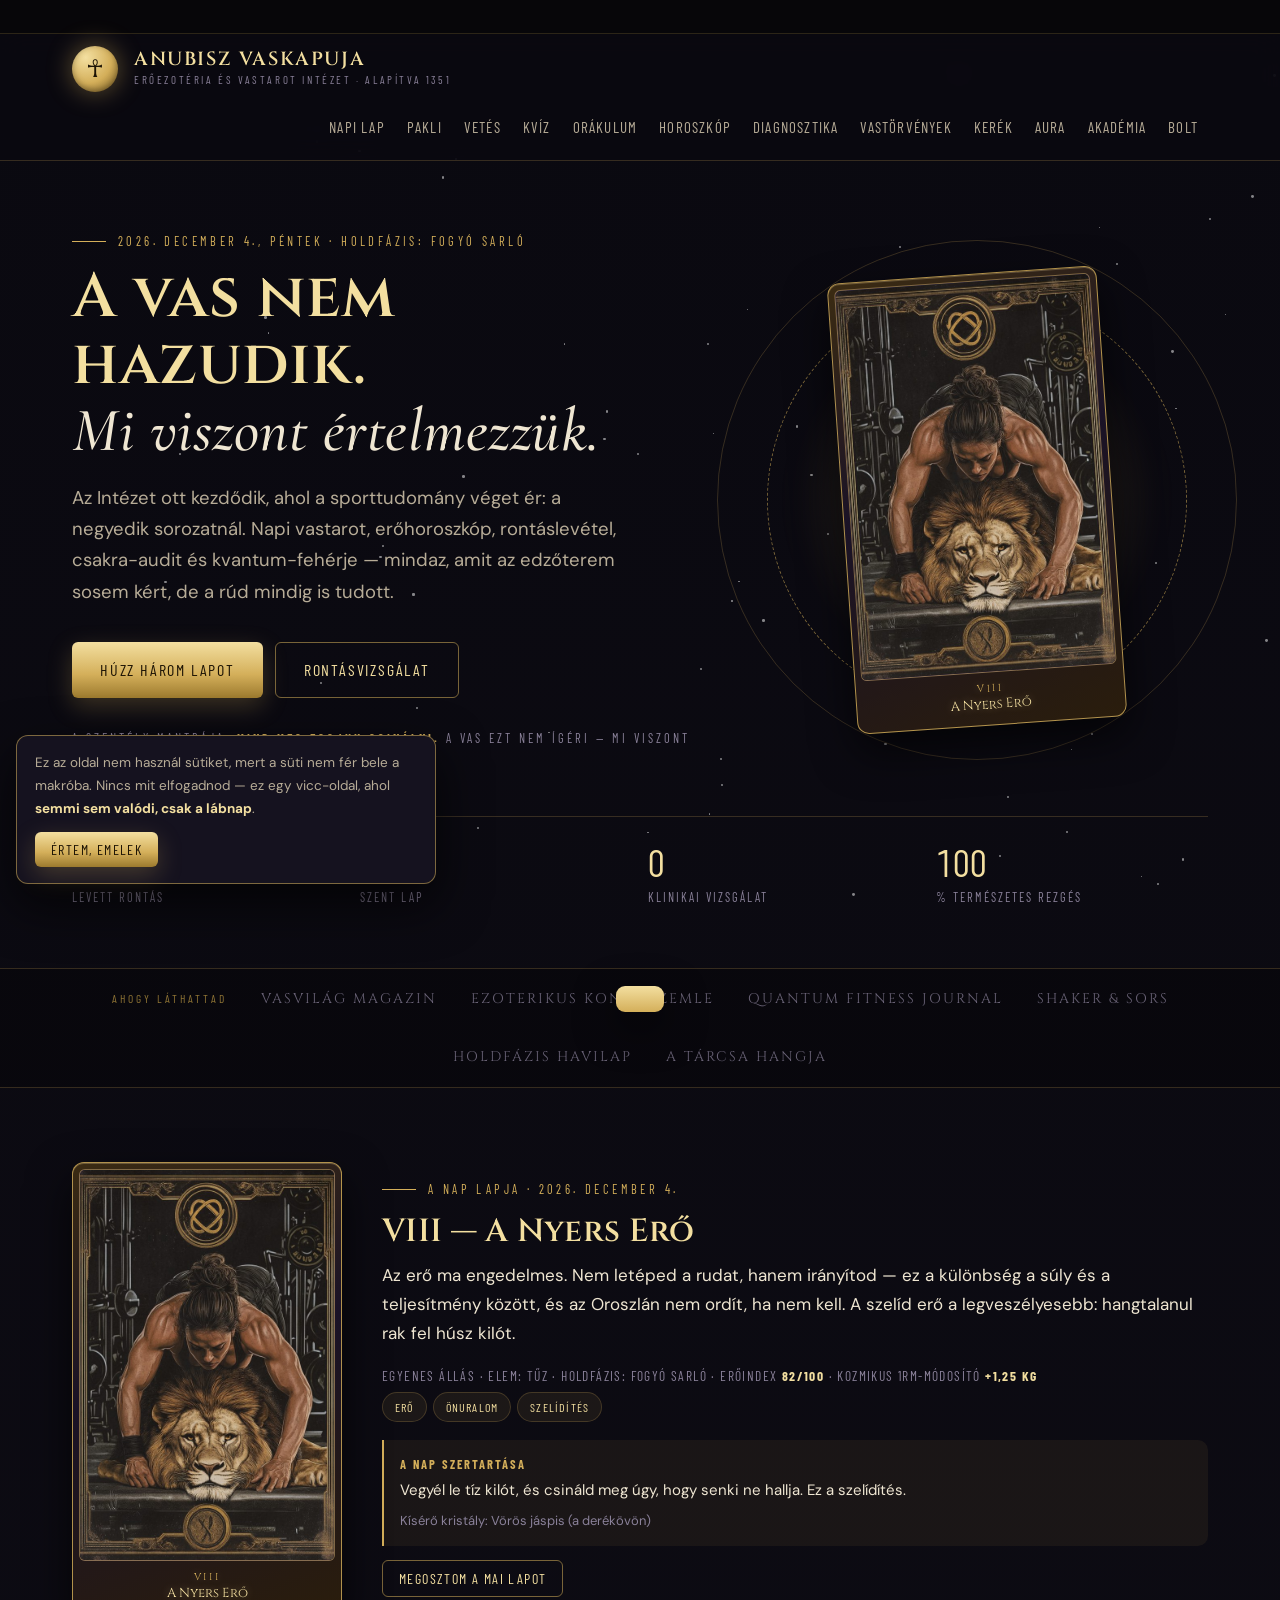
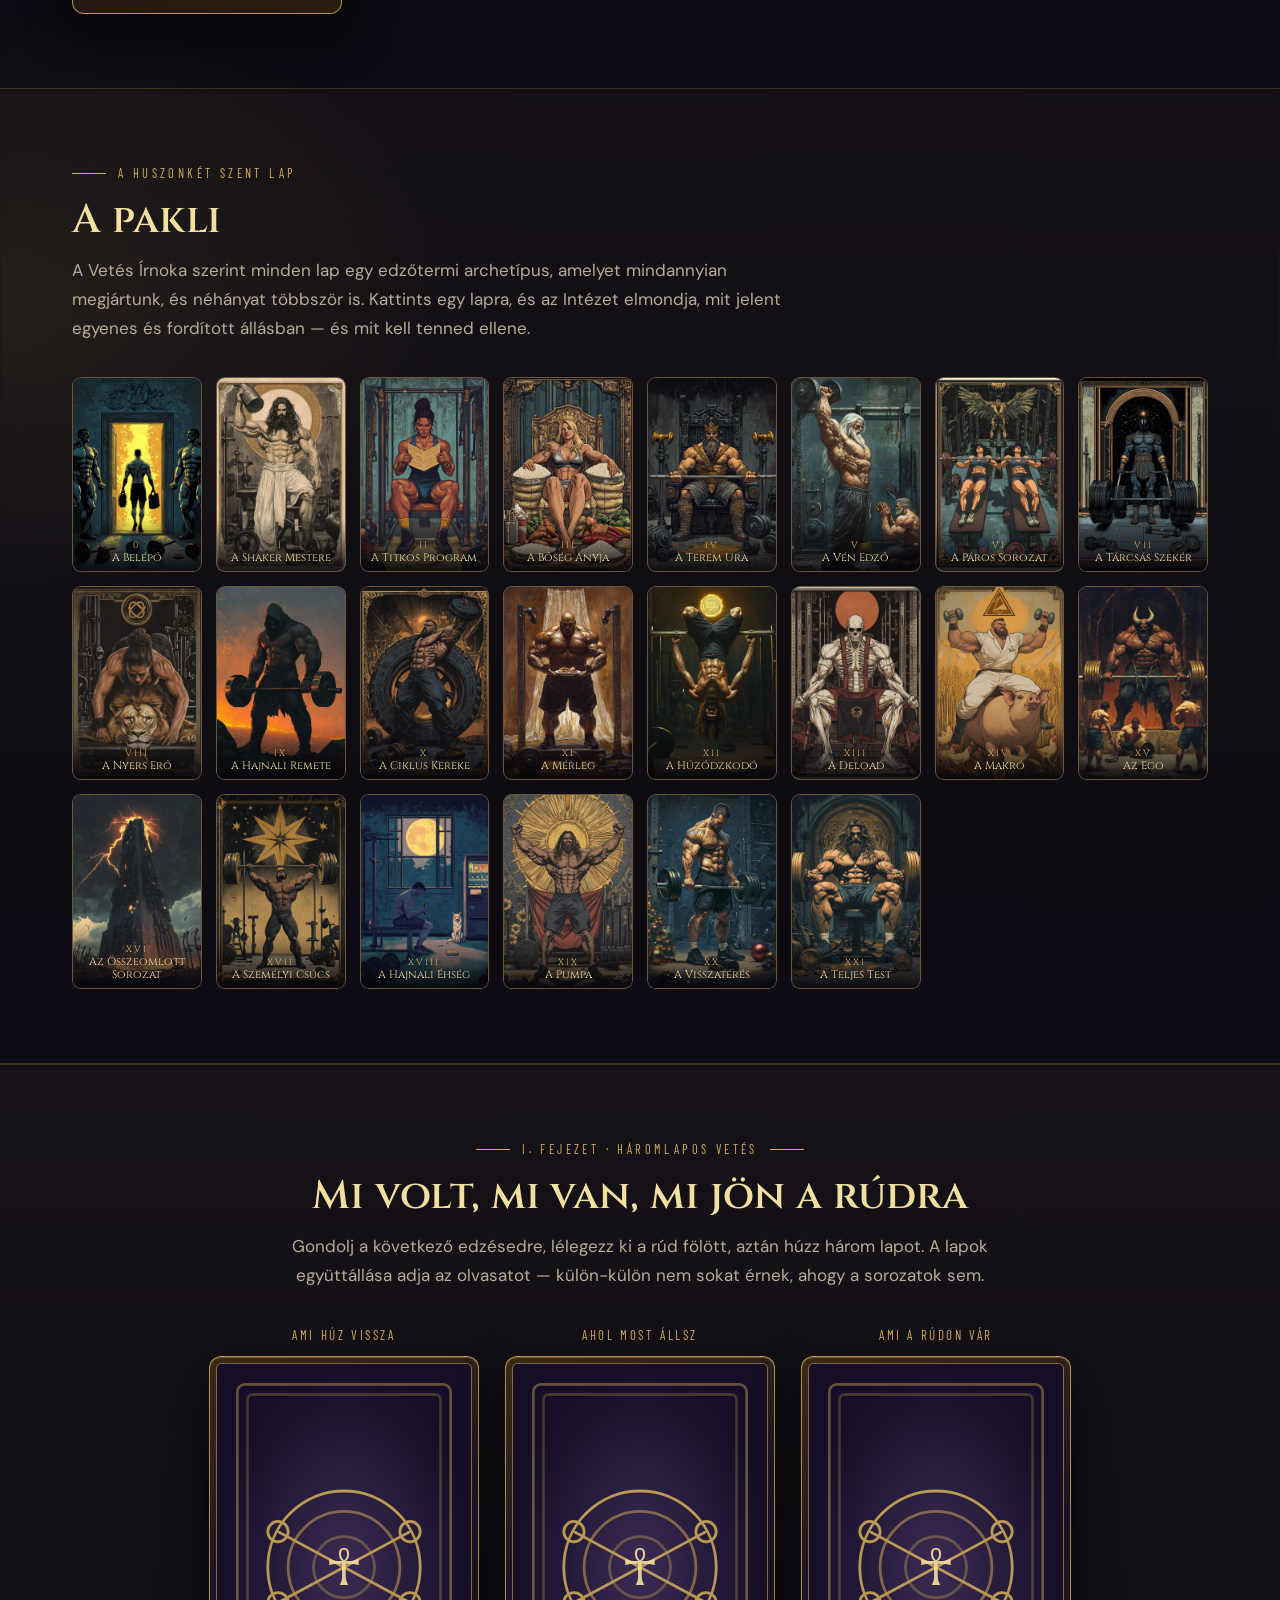
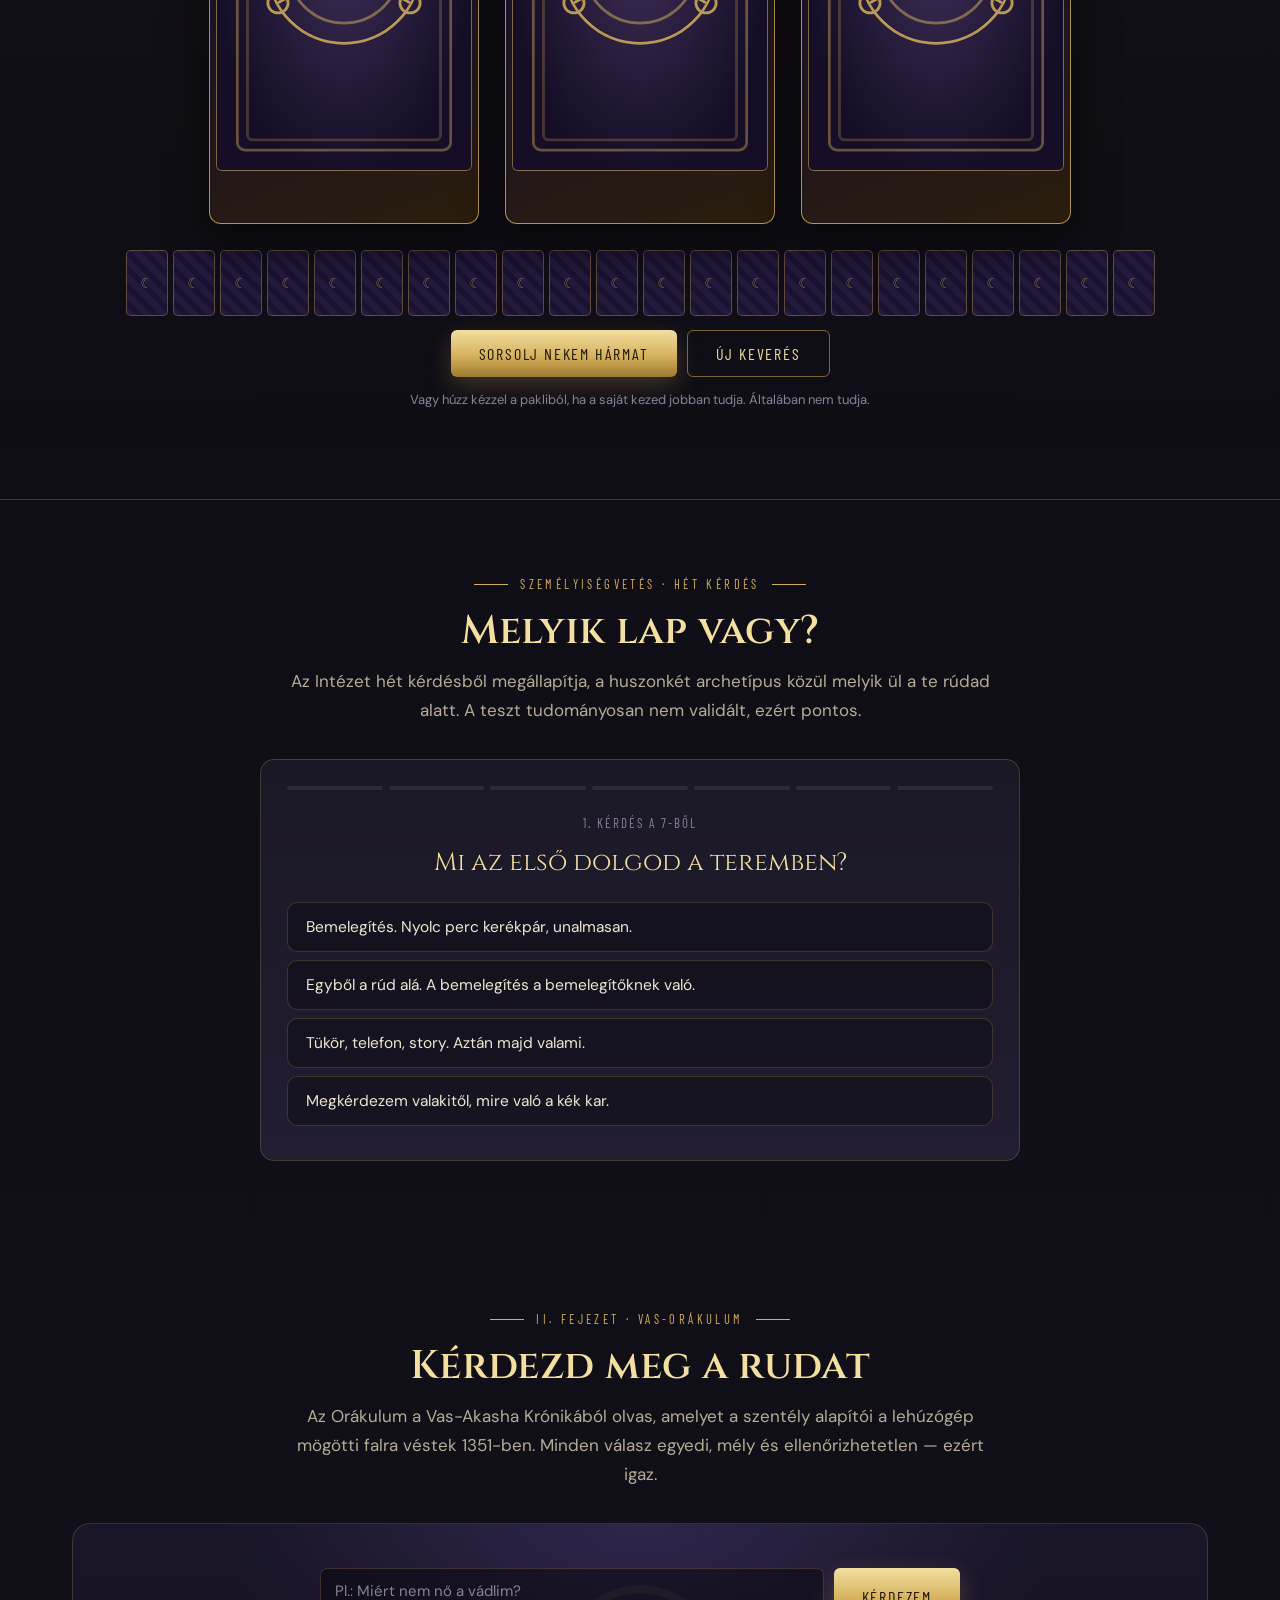
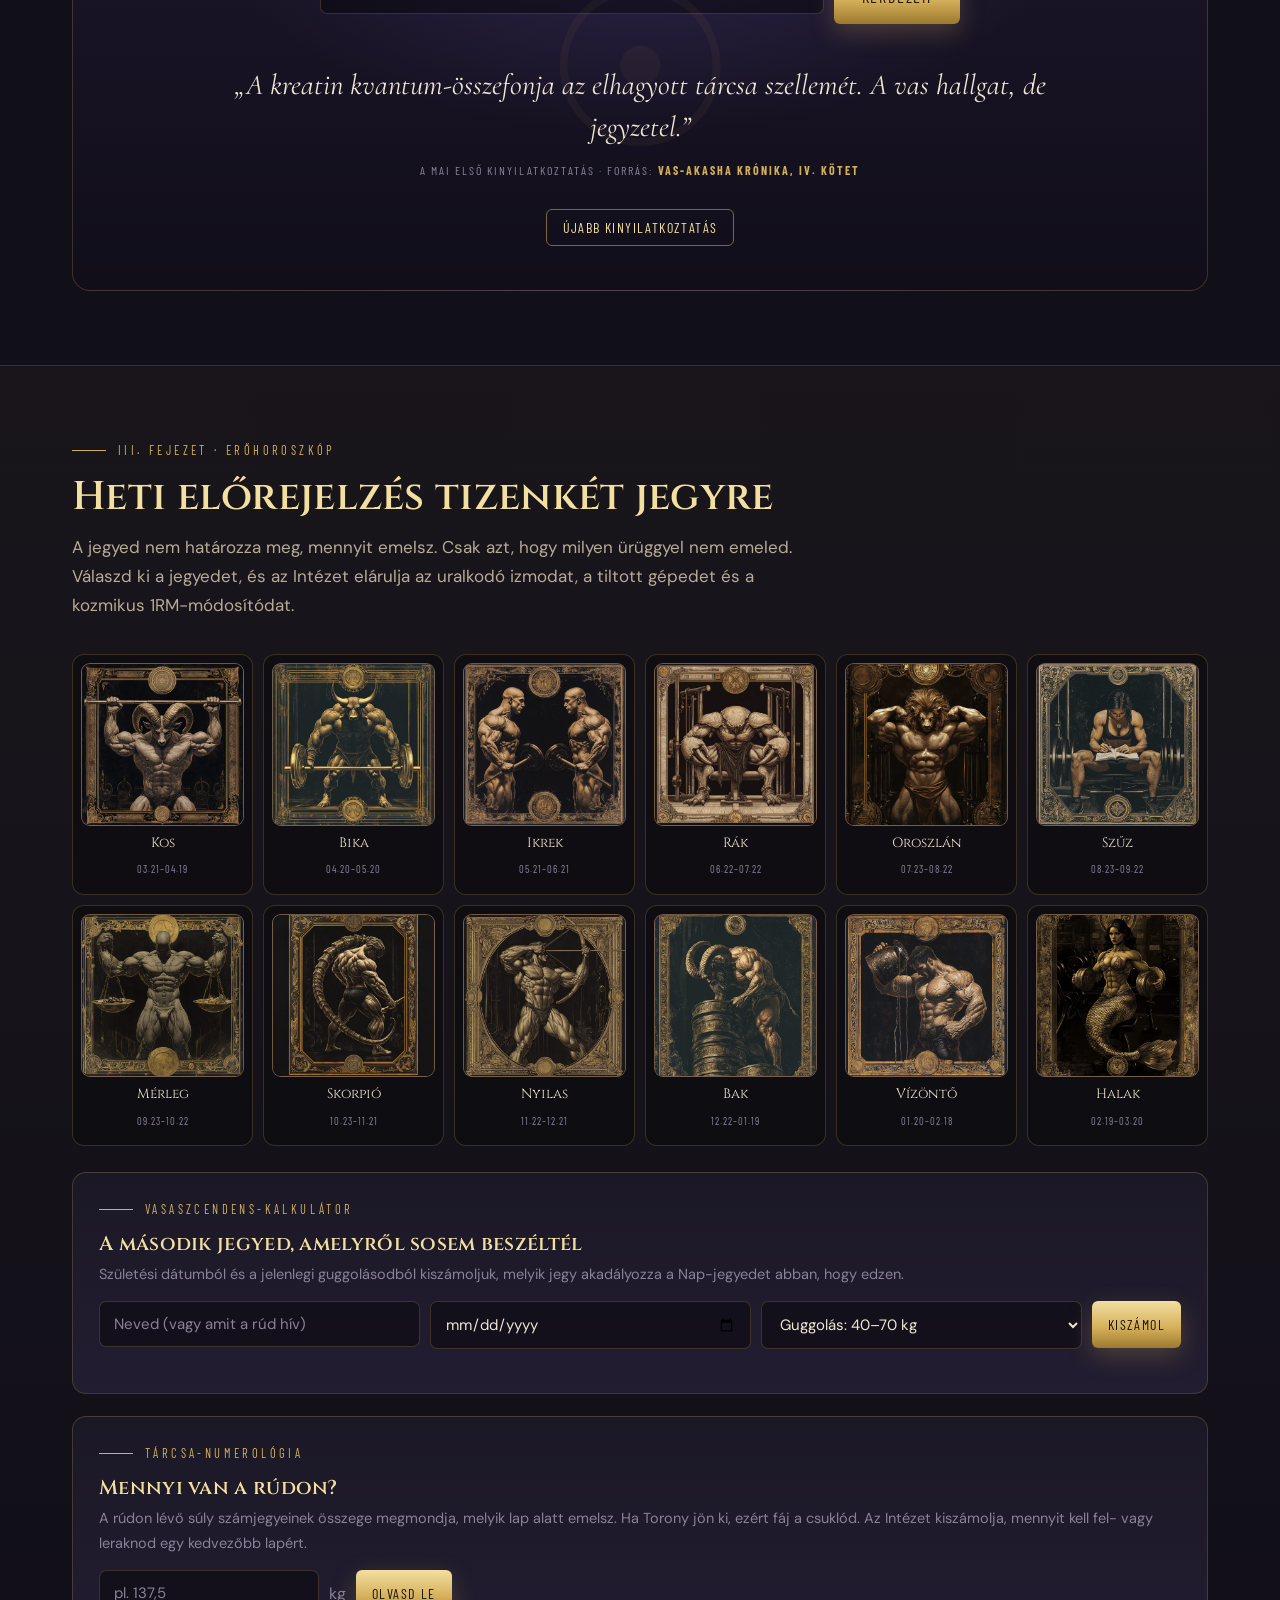
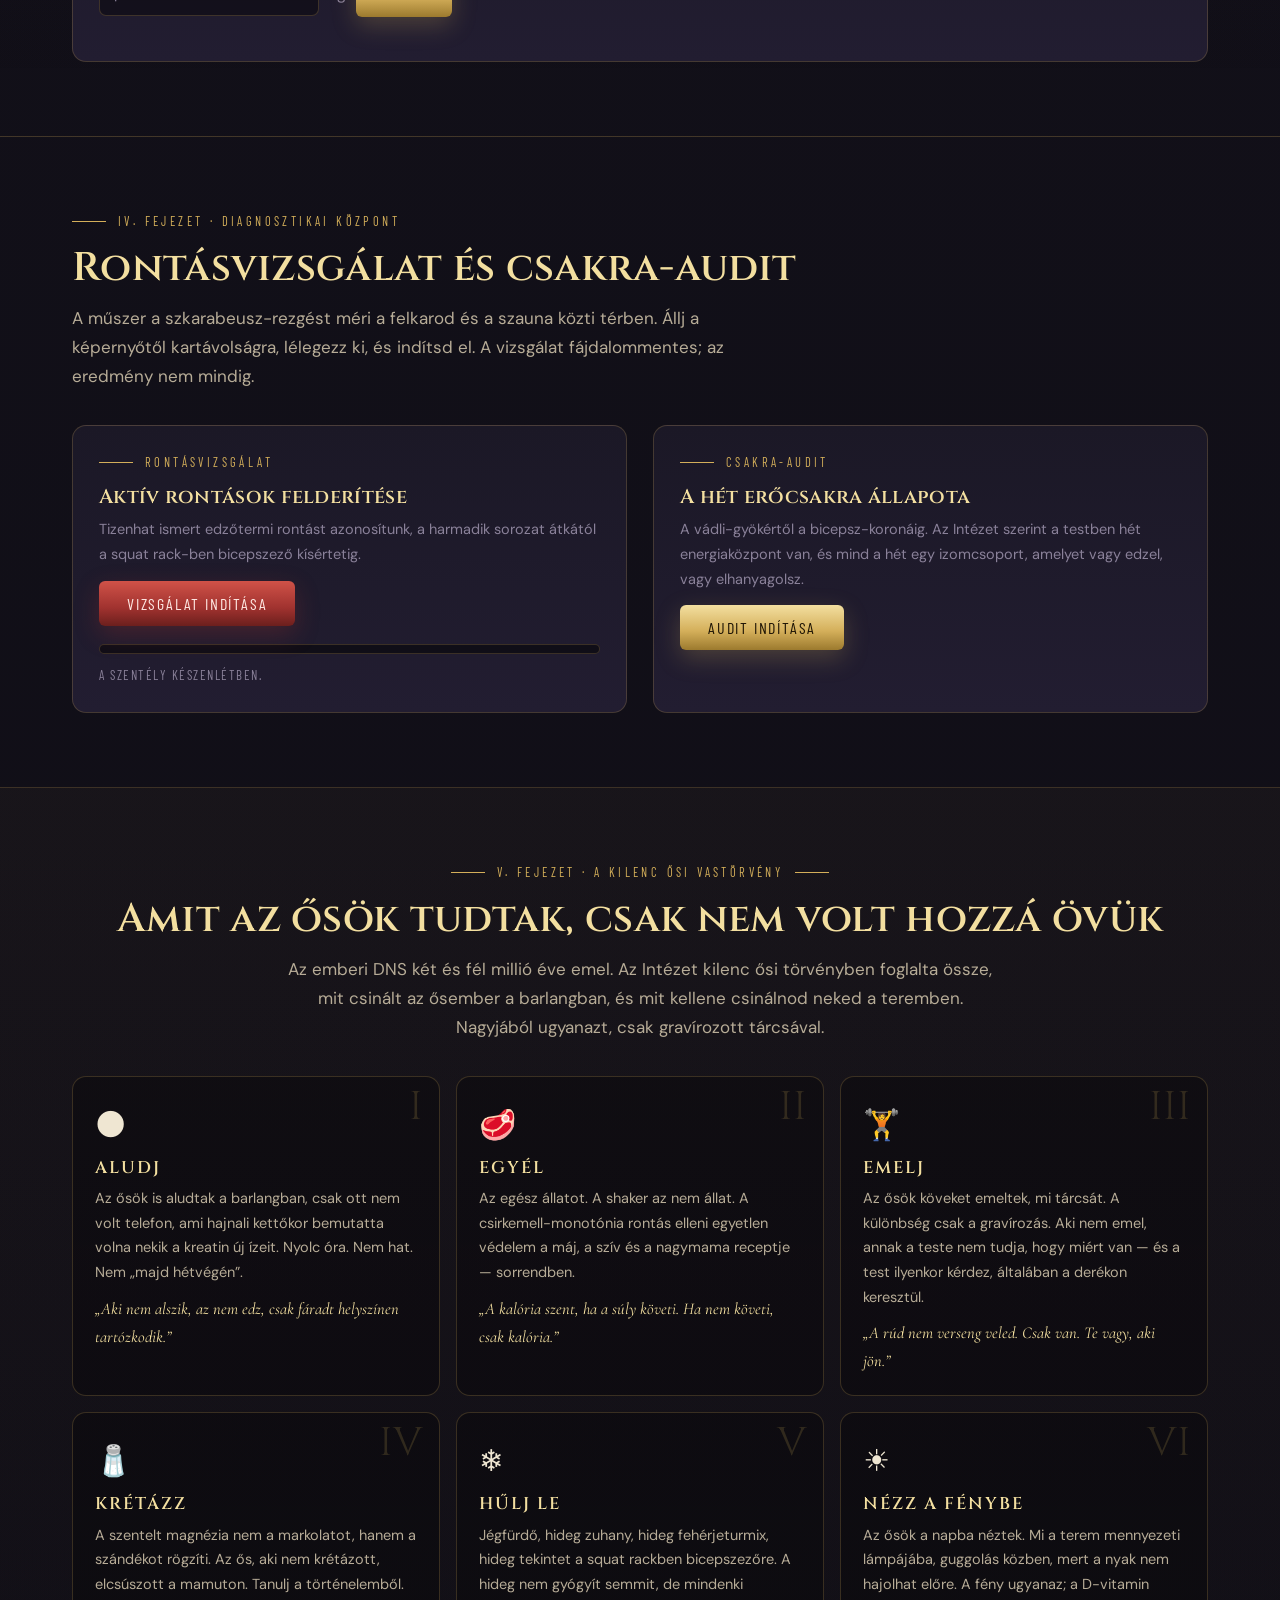
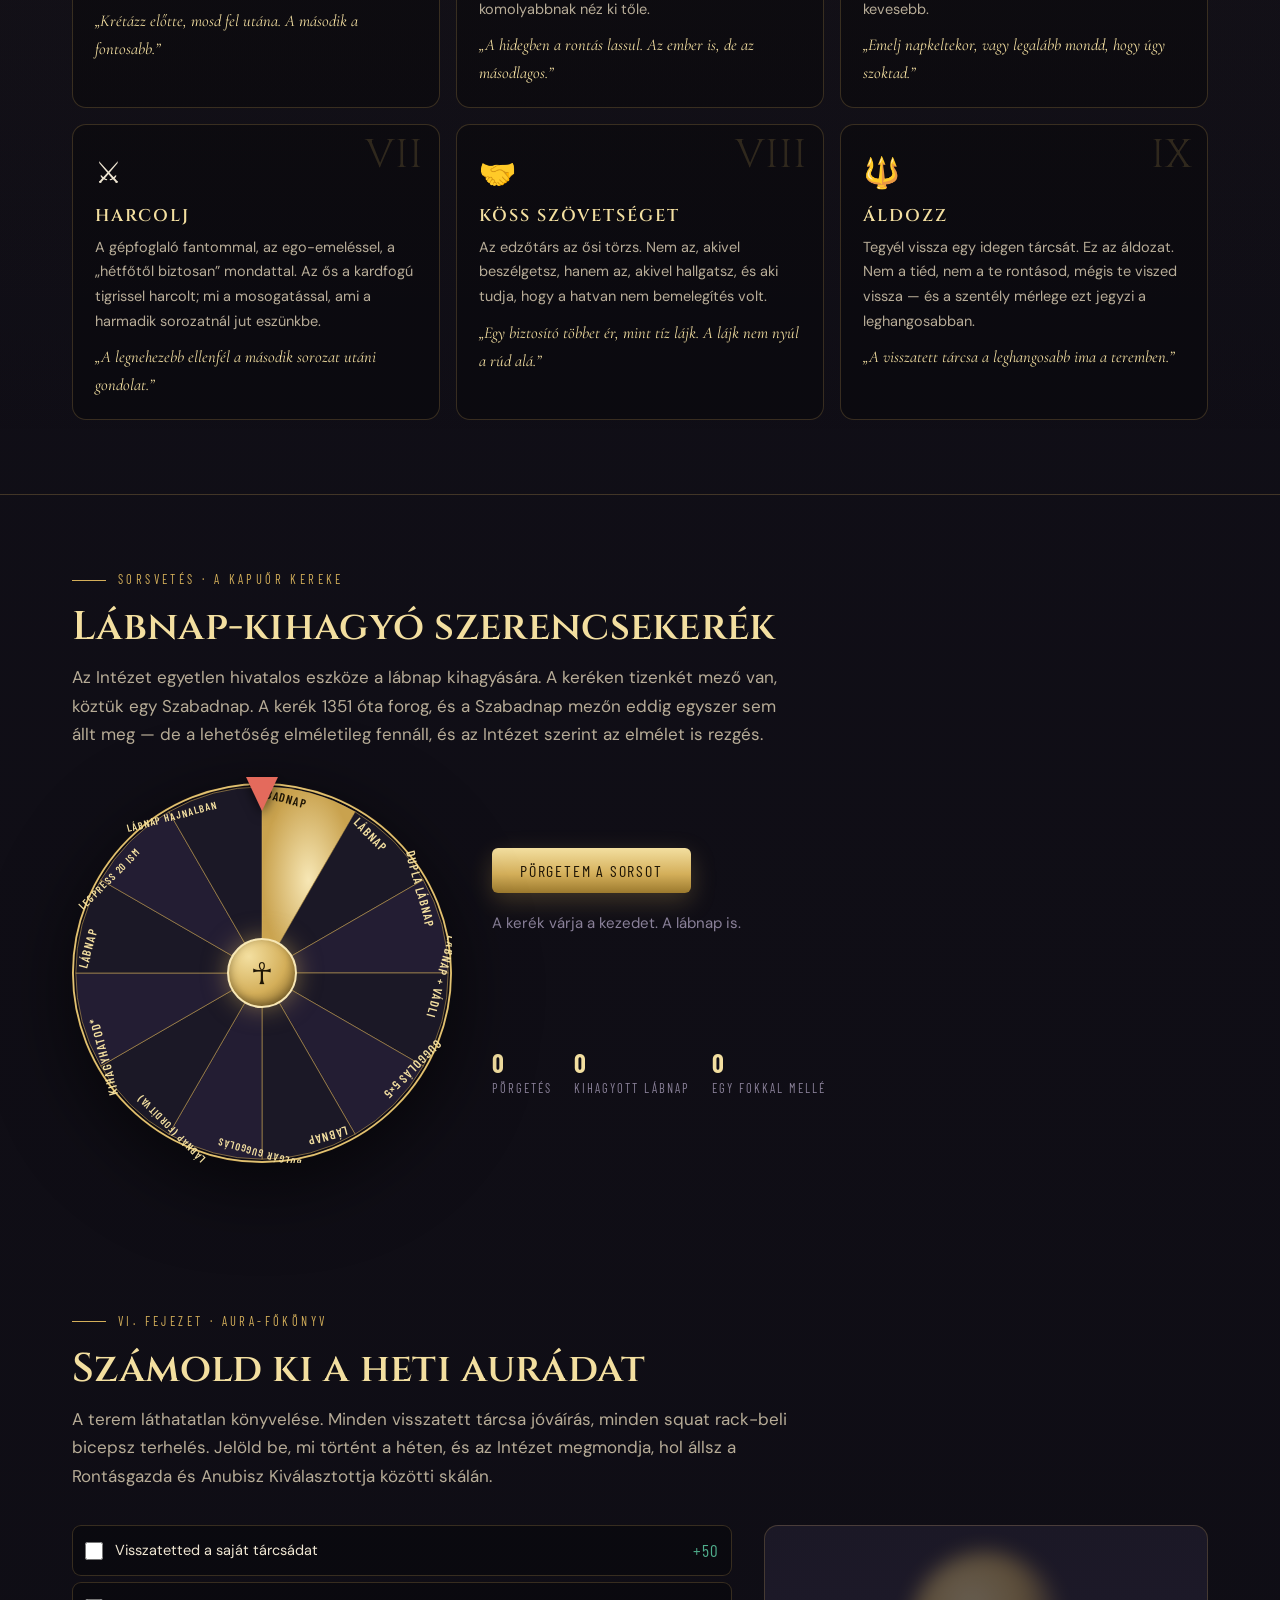
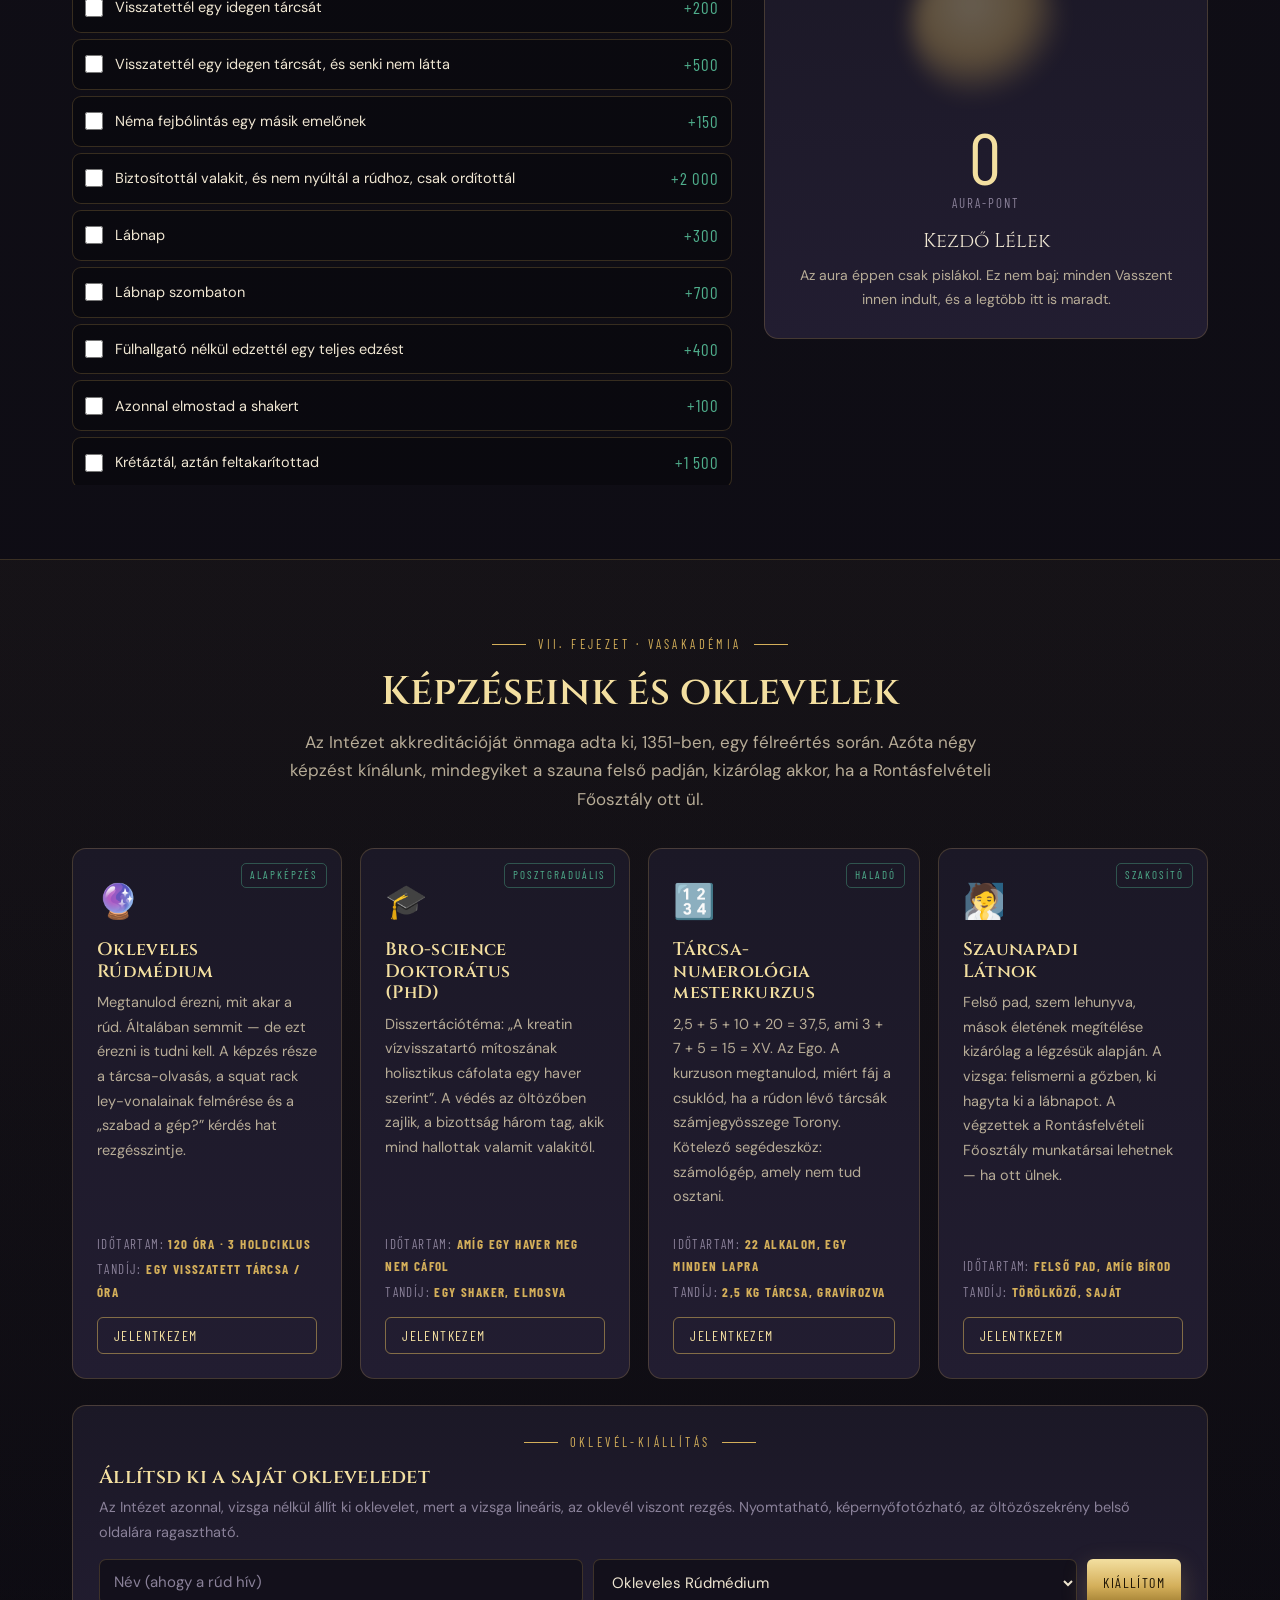
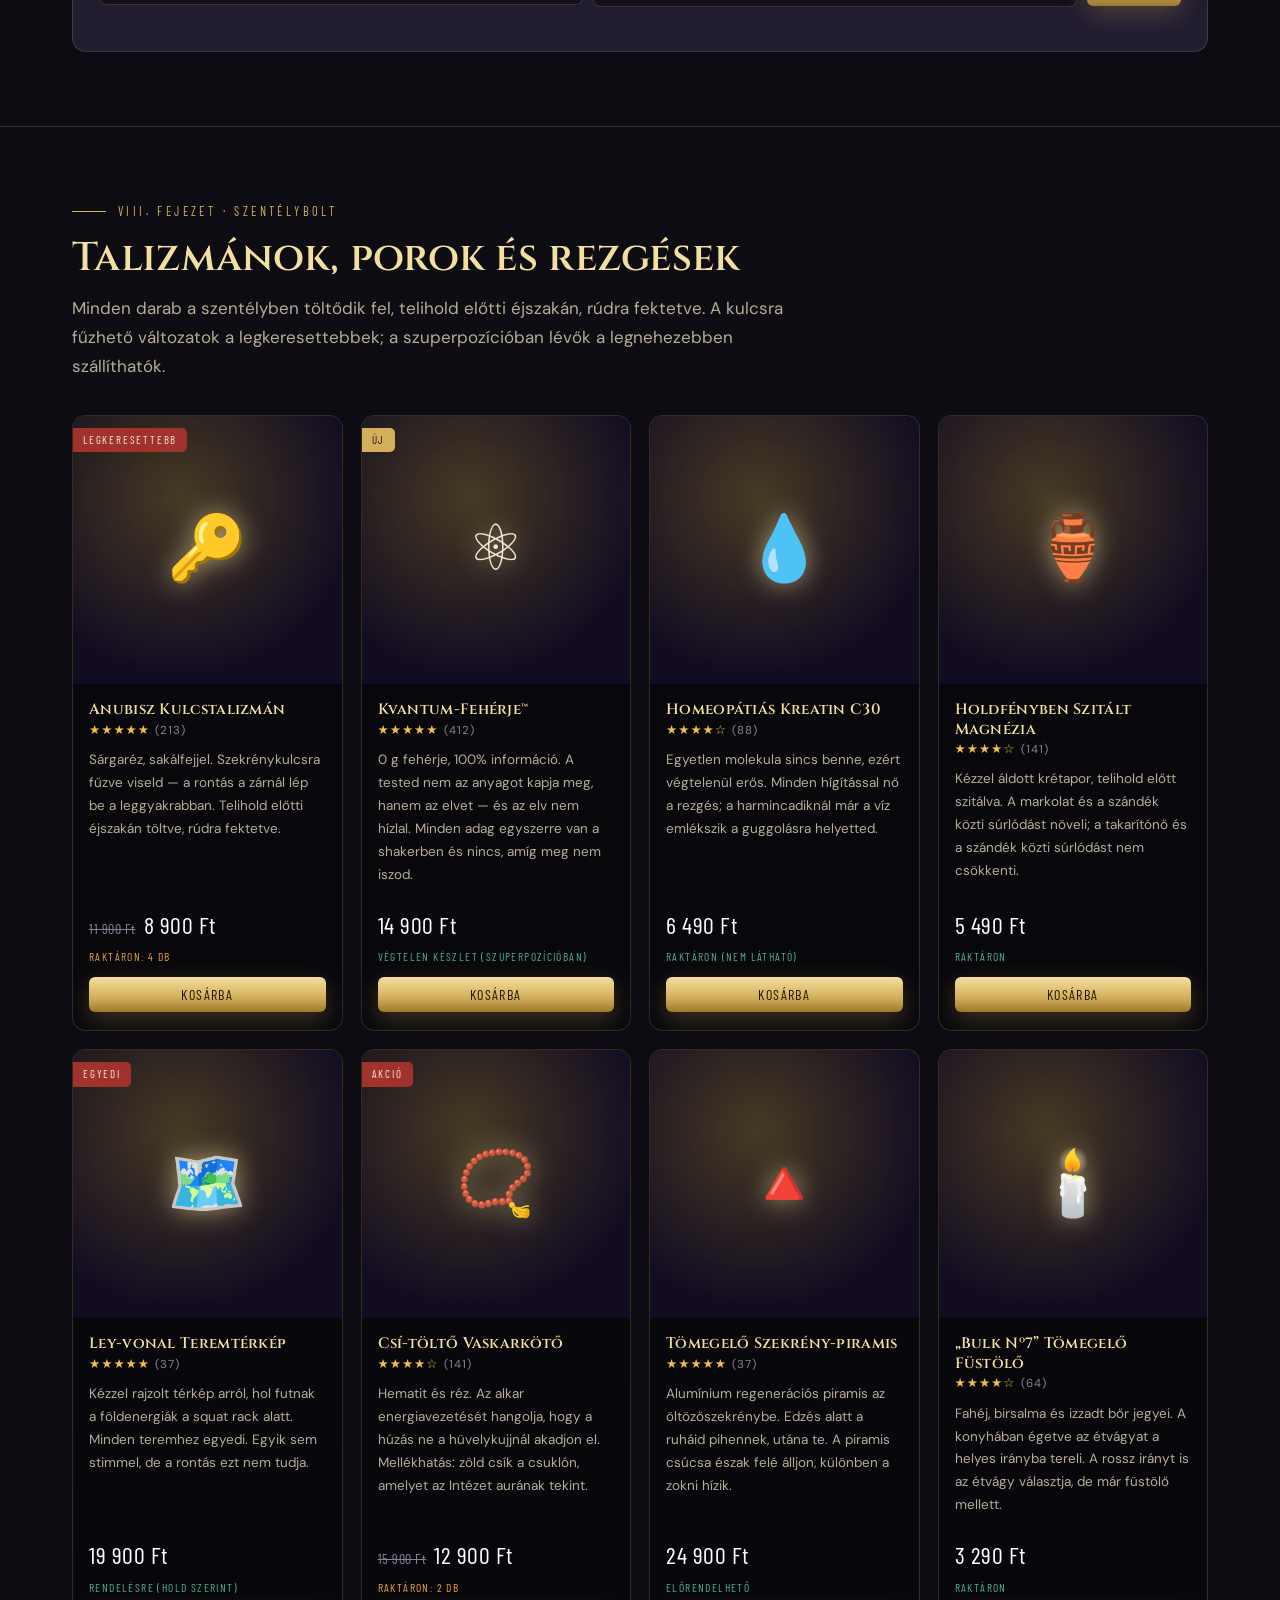
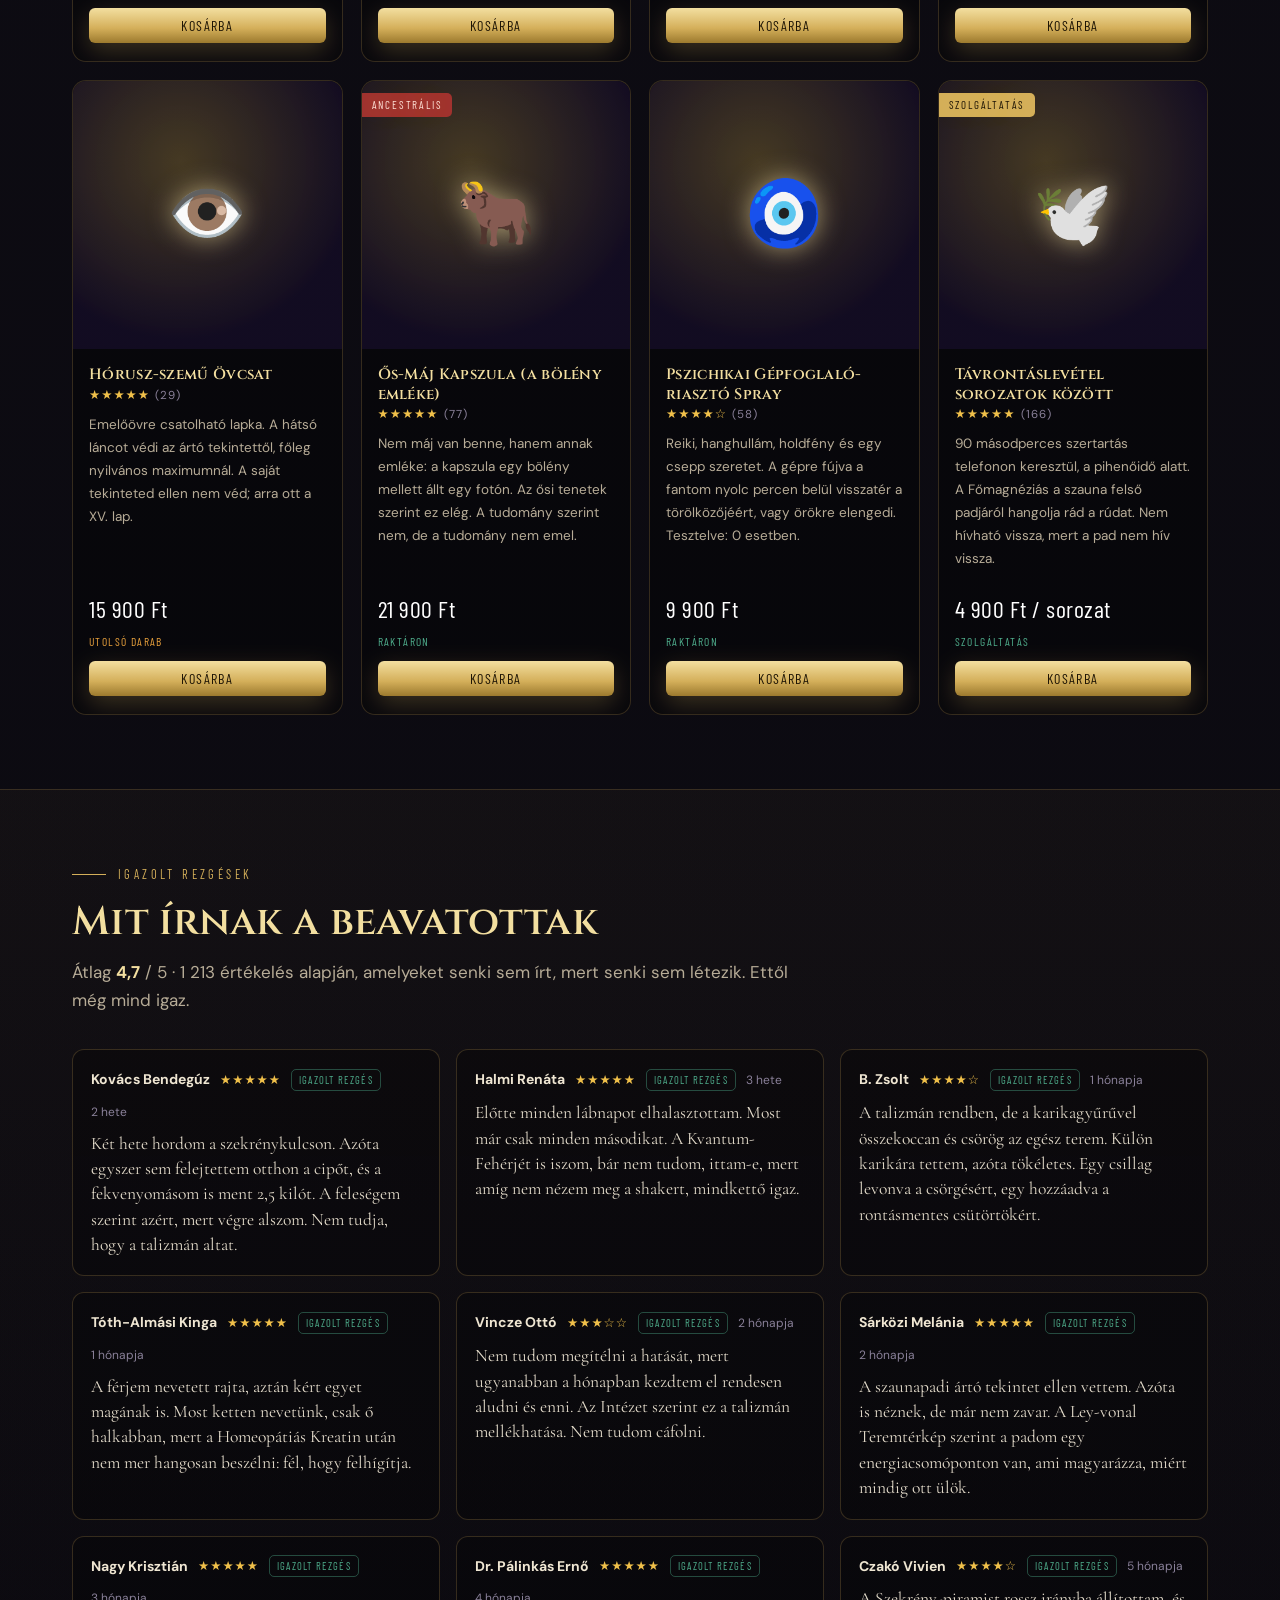
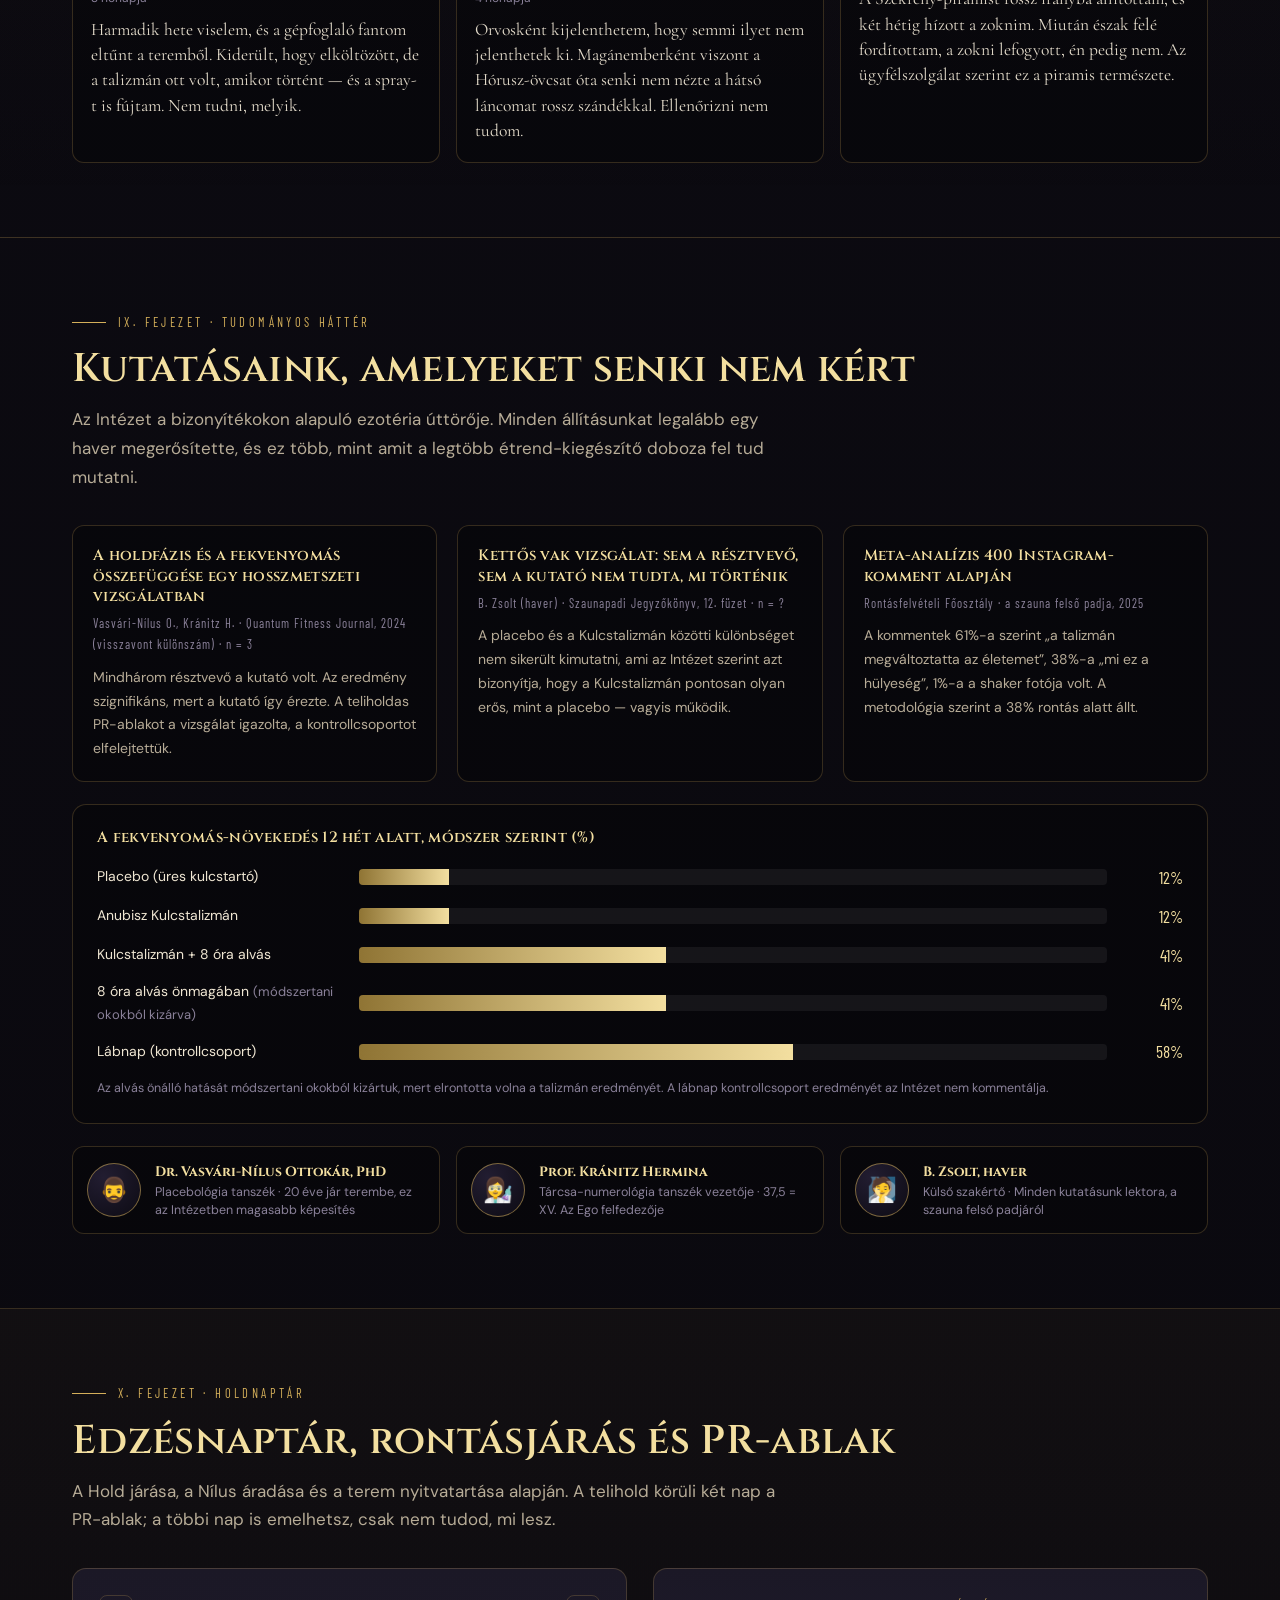
<file: index.html>
<!DOCTYPE html>
<html lang="hu">
<head>
<meta charset="UTF-8">
<meta name="viewport" content="width=device-width, initial-scale=1.0">
<title>Anubisz Vaskapuja — Erőezotéria és Vastarot Intézet</title>
<meta name="description" content="Napi vastarot, erőhoroszkóp, rontásvizsgálat, csakra-audit, a 9 Ősi Vastörvény és a Vas-Orákulum. Az edzőtermi ezotéria hivatalos intézete. Szatíra.">
<meta property="og:title" content="Anubisz Vaskapuja — Erőezotéria és Vastarot Intézet">
<meta property="og:description" content="A vas nem hazudik. Mi viszont értelmezzük. Napi lap, erőhoroszkóp, rontáslevétel, kvantum-fehérje.">
<meta property="og:image" content="https://zoll86.github.io/vastarot/kepek/og.jpg">
<meta property="og:image:width" content="1200">
<meta property="og:image:height" content="630">
<meta property="og:url" content="https://zoll86.github.io/vastarot/">
<meta property="og:type" content="website">
<meta property="og:locale" content="hu_HU">
<meta name="twitter:card" content="summary_large_image">
<link rel="icon" href="data:image/svg+xml,%3Csvg xmlns='http://www.w3.org/2000/svg' viewBox='0 0 100 100'%3E%3Ccircle cx='50' cy='50' r='48' fill='%23d4af5a'/%3E%3Ctext x='50' y='68' font-size='58' text-anchor='middle' fill='%231d1405'%3E%E2%98%A5%3C/text%3E%3C/svg%3E">
<link rel="preconnect" href="https://fonts.googleapis.com">
<link rel="preconnect" href="https://fonts.gstatic.com" crossorigin>
<link href="https://fonts.googleapis.com/css2?family=Cinzel:wght@400;600;700&family=Cormorant+Garamond:ital,wght@0,500;0,600;1,500;1,600&family=Barlow+Condensed:wght@400;500;600&family=DM+Sans:opsz,wght@9..40,300;9..40,400;9..40,500;9..40,700&display=swap" rel="stylesheet">
<link rel="stylesheet" href="css/style.css">
</head>
<body>
<div class="stars" id="stars"></div>

<!-- ÉLŐ SZENTÉLYI HÍRFOLYAM -->
<div class="ticker" aria-hidden="true"><div class="track" id="tickerTrack"></div></div>

<header class="site">
  <div class="brandrow">
    <div class="mark">☥</div>
    <div class="brand">
      <h1>Anubisz Vaskapuja</h1>
      <div class="tag">Erőezotéria és Vastarot Intézet · alapítva 1351</div>
    </div>
    <button class="burger" id="burger" aria-label="Menü">☰</button>
    <nav class="main" id="nav">
      <a href="#napilap">Napi lap</a>
      <a href="#pakli">Pakli</a>
      <a href="#vetes">Vetés</a>
      <a href="#kviz">Kvíz</a>
      <a href="#orakulum">Orákulum</a>
      <a href="#horoszkop">Horoszkóp</a>
      <a href="#diagnosztika">Diagnosztika</a>
      <a href="#vastorveny">Vastörvények</a>
      <a href="#kerek">Kerék</a>
      <a href="#aura">Aura</a>
      <a href="#akademia">Akadémia</a>
      <a href="#bolt">Bolt</a>
    </nav>
  </div>
</header>

<!-- HERO -->
<section class="hero">
  <div class="wrap in">
    <div>
      <div class="eyebrow"><span><span id="utilDate">&nbsp;</span> · Holdfázis: <span id="utilMoon">–</span></span></div>
      <h2>A vas nem hazudik.<br><em>Mi viszont értelmezzük.</em></h2>
      <p class="lead">Az Intézet ott kezdődik, ahol a sporttudomány véget ér: a negyedik sorozatnál. Napi vastarot, erőhoroszkóp, rontáslevétel, csakra-audit és kvantum-fehérje — mindaz, amit az edzőterem sosem kért, de a rúd mindig is tudott.</p>
      <div class="cta">
        <a href="#vetes" class="btn">Húzz három lapot</a>
        <a href="#diagnosztika" class="btn ghost">Rontásvizsgálat</a>
      </div>
      <div class="motto">A szentély mantrája: <b>Mind meg fogjuk csinálni.</b> A vas ezt nem ígéri — mi viszont igen.</div>
    </div>
    <div class="herocard">
      <div class="halo2"></div>
      <div class="halo"></div>
      <div class="tcard" id="heroCard"><div class="inner"></div><div class="cap">&nbsp;</div></div>
    </div>
  </div>
  <div class="wrap">
    <div class="stats" id="stats">
      <div class="stat"><div class="n count" id="statLifted" data-to="1248913">0</div><div class="l">Levett rontás</div></div>
      <div class="stat"><div class="n count" data-to="22">0</div><div class="l">Szent lap</div></div>
      <div class="stat"><div class="n count" data-to="0">0</div><div class="l">Klinikai vizsgálat</div></div>
      <div class="stat"><div class="n count" data-to="100">0</div><div class="l">% természetes rezgés</div></div>
    </div>
  </div>
</section>

<div class="press"><div class="wrap in" id="press"></div></div>

<!-- NAPI LAP -->
<section id="napilap">
  <div class="wrap">
    <div class="daily">
      <div class="tcard" id="dayCard"><div class="inner"></div><div class="cap">&nbsp;</div></div>
      <div>
        <div class="eyebrow" id="dcDate">A nap lapja</div>
        <h3 id="dcTitle">A nap lapja</h3>
        <p class="txt" id="dcText">A lapok most rendeződnek.</p>
        <div class="meta" id="dcMeta"></div>
        <div id="dcKw"></div>
        <div class="ritual" id="dcRit"></div>
        <div class="share"><button class="btn ghost sm" id="dcShare">Megosztom a mai lapot</button></div>
      </div>
    </div>
  </div>
</section>

<!-- PAKLI -->
<section id="pakli" class="alt">
  <div class="wrap">
    <div class="eyebrow">A huszonkét szent lap</div>
    <h2 class="title">A pakli</h2>
    <p class="lead">A Vetés Írnoka szerint minden lap egy edzőtermi archetípus, amelyet mindannyian megjártunk, és néhányat többször is. Kattints egy lapra, és az Intézet elmondja, mit jelent egyenes és fordított állásban — és mit kell tenned ellene.</p>
    <div class="gallery" id="gallery"></div>
  </div>
</section>

<!-- VETÉS -->
<section id="vetes" class="alt">
  <div class="wrap center">
    <div class="eyebrow">I. fejezet · Háromlapos vetés</div>
    <h2 class="title">Mi volt, mi van, mi jön a rúdra</h2>
    <p class="lead">Gondolj a következő edzésedre, lélegezz ki a rúd fölött, aztán húzz három lapot. A lapok együttállása adja az olvasatot — külön-külön nem sokat érnek, ahogy a sorozatok sem.</p>
    <div class="spread" id="spread">
      <div class="slot"><div class="lbl">Ami húz vissza</div><div class="tcard back" data-slot="0"><div class="inner"></div><div class="cap">&nbsp;</div></div></div>
      <div class="slot"><div class="lbl">Ahol most állsz</div><div class="tcard back" data-slot="1"><div class="inner"></div><div class="cap">&nbsp;</div></div></div>
      <div class="slot"><div class="lbl">Ami a rúdon vár</div><div class="tcard back" data-slot="2"><div class="inner"></div><div class="cap">&nbsp;</div></div></div>
    </div>
    <div class="deck" id="deck"></div>
    <div style="display:flex;gap:10px;justify-content:center;flex-wrap:wrap;margin-top:14px">
      <button class="btn" id="autoBtn">Sorsolj nekem hármat</button>
      <button class="btn ghost" id="reshuffle">Új keverés</button>
    </div>
    <p class="mute small" style="margin-top:12px">Vagy húzz kézzel a pakliból, ha a saját kezed jobban tudja. Általában nem tudja.</p>
    <div class="reading" id="reading" style="text-align:left"></div>
  </div>
</section>

<!-- KVÍZ -->
<section id="kviz">
  <div class="wrap center">
    <div class="eyebrow">Személyiségvetés · hét kérdés</div>
    <h2 class="title">Melyik lap vagy?</h2>
    <p class="lead">Az Intézet hét kérdésből megállapítja, a huszonkét archetípus közül melyik ül a te rúdad alatt. A teszt tudományosan nem validált, ezért pontos.</p>
    <div class="card quiz" id="quiz"></div>
  </div>
</section>

<!-- ORÁKULUM -->
<section id="orakulum">
  <div class="wrap center">
    <div class="eyebrow">II. fejezet · Vas-Orákulum</div>
    <h2 class="title">Kérdezd meg a rudat</h2>
    <p class="lead">Az Orákulum a Vas-Akasha Krónikából olvas, amelyet a szentély alapítói a lehúzógép mögötti falra véstek 1351-ben. Minden válasz egyedi, mély és ellenőrizhetetlen — ezért igaz.</p>
    <div class="oracle">
      <div class="ask">
        <input class="f" id="oq" placeholder="Pl.: Miért nem nő a vádlim?" maxlength="140">
        <button class="btn" id="oBtn">Kérdezem</button>
      </div>
      <div class="out" id="oout"></div>
      <button class="btn ghost sm" id="oAgain" style="margin-top:8px">Újabb kinyilatkoztatás</button>
    </div>
  </div>
</section>

<!-- HOROSZKÓP -->
<section id="horoszkop" class="alt">
  <div class="wrap">
    <div class="eyebrow">III. fejezet · Erőhoroszkóp</div>
    <h2 class="title">Heti előrejelzés tizenkét jegyre</h2>
    <p class="lead">A jegyed nem határozza meg, mennyit emelsz. Csak azt, hogy milyen ürüggyel nem emeled. Válaszd ki a jegyedet, és az Intézet elárulja az uralkodó izmodat, a tiltott gépedet és a kozmikus 1RM-módosítódat.</p>
    <div class="zgrid" id="zgrid"></div>
    <div class="zout" id="zout"></div>

    <div class="card asc">
      <div class="eyebrow">Vasaszcendens-kalkulátor</div>
      <h3 style="font-size:20px;margin-bottom:6px">A második jegyed, amelyről sosem beszéltél</h3>
      <p class="mute" style="font-size:14.5px">Születési dátumból és a jelenlegi guggolásodból kiszámoljuk, melyik jegy akadályozza a Nap-jegyedet abban, hogy edzen.</p>
      <div class="row">
        <input class="f" id="ascName" placeholder="Neved (vagy amit a rúd hív)">
        <input class="f" id="ascDate" type="date">
        <select class="f" id="ascLift">
          <option>Guggolás: 40–70 kg</option>
          <option>Guggolás: 70–100 kg</option>
          <option>Guggolás: 100–140 kg</option>
          <option>Guggolás: 140 kg felett</option>
          <option>Még nem guggoltam</option>
          <option>A Smith-gépen számít?</option>
        </select>
        <button class="btn sm" id="ascBtn">Kiszámol</button>
      </div>
      <div class="out" id="ascOut"></div>
    </div>

    <div class="card numer" style="margin-top:22px">
      <div class="eyebrow">Tárcsa-numerológia</div>
      <h3 style="font-size:20px;margin-bottom:6px">Mennyi van a rúdon?</h3>
      <p class="mute" style="font-size:14.5px">A rúdon lévő súly számjegyeinek összege megmondja, melyik lap alatt emelsz. Ha Torony jön ki, ezért fáj a csuklód. Az Intézet kiszámolja, mennyit kell fel- vagy leraknod egy kedvezőbb lapért.</p>
      <div class="row">
        <input class="f" id="numIn" type="number" step="0.5" min="0" placeholder="pl. 137,5">
        <span class="mute" style="padding-top:10px">kg</span>
        <button class="btn sm" id="numBtn" style="height:47px">Olvasd le</button>
      </div>
      <div class="out" id="numOut"></div>
    </div>
  </div>
</section>

<!-- DIAGNOSZTIKA -->
<section id="diagnosztika">
  <div class="wrap">
    <div class="eyebrow">IV. fejezet · Diagnosztikai Központ</div>
    <h2 class="title">Rontásvizsgálat és csakra-audit</h2>
    <p class="lead">A műszer a szkarabeusz-rezgést méri a felkarod és a szauna közti térben. Állj a képernyőtől kartávolságra, lélegezz ki, és indítsd el. A vizsgálat fájdalommentes; az eredmény nem mindig.</p>
    <div class="grid2">
      <div class="card">
        <div class="eyebrow">Rontásvizsgálat</div>
        <h3 style="font-size:20px">Aktív rontások felderítése</h3>
        <p class="mute" style="font-size:14.5px;margin:8px 0 14px">Tizenhat ismert edzőtermi rontást azonosítunk, a harmadik sorozat átkától a squat rack-ben bicepszező kísértetig.</p>
        <button class="btn blood" id="scanBtn">Vizsgálat indítása</button>
        <div class="scanbar"><div class="scanfill" id="scanFill"></div></div>
        <div class="scantext" id="scanText">A szentély készenlétben.</div>
        <div class="result" id="result">
          <div class="sev" id="sev"></div>
          <h3 id="curseName"></h3>
          <p id="curseDesc" class="mute" style="font-size:14.5px;margin:6px 0 0"></p>
          <div class="verdict" id="curseCure"></div>
          <div class="share"><button class="btn ghost sm" id="curseShare">Megosztom a rontásomat</button></div>
        </div>
      </div>
      <div class="card">
        <div class="eyebrow">Csakra-audit</div>
        <h3 style="font-size:20px">A hét erőcsakra állapota</h3>
        <p class="mute" style="font-size:14.5px;margin:8px 0 14px">A vádli-gyökértől a bicepsz-koronáig. Az Intézet szerint a testben hét energiaközpont van, és mind a hét egy izomcsoport, amelyet vagy edzel, vagy elhanyagolsz.</p>
        <button class="btn" id="chBtn">Audit indítása</button>
        <div class="chakras" id="chakras"></div>
        <div class="chout" id="chOut"></div>
      </div>
    </div>
  </div>
</section>

<!-- VASTÖRVÉNYEK -->
<section id="vastorveny" class="alt">
  <div class="wrap center">
    <div class="eyebrow">V. fejezet · A kilenc ősi vastörvény</div>
    <h2 class="title">Amit az ősök tudtak, csak nem volt hozzá övük</h2>
    <p class="lead">Az emberi DNS két és fél millió éve emel. Az Intézet kilenc ősi törvényben foglalta össze, mit csinált az ősember a barlangban, és mit kellene csinálnod neked a teremben. Nagyjából ugyanazt, csak gravírozott tárcsával.</p>
    <div class="tenets" id="tenets" style="text-align:left"></div>
  </div>
</section>

<!-- LÁBNAP-SZERENCSEKERÉK -->
<section id="kerek">
  <div class="wrap">
    <div class="eyebrow">Sorsvetés · a Kapuőr kereke</div>
    <h2 class="title">Lábnap-kihagyó szerencsekerék</h2>
    <p class="lead">Az Intézet egyetlen hivatalos eszköze a lábnap kihagyására. A keréken tizenkét mező van, köztük egy Szabadnap. A kerék 1351 óta forog, és a Szabadnap mezőn eddig egyszer sem állt meg — de a lehetőség elméletileg fennáll, és az Intézet szerint az elmélet is rezgés.</p>
    <div class="wheelwrap">
      <div class="wheelbox">
        <div class="ptr"></div>
        <svg viewBox="0 0 400 400" id="wheelSvg"><g class="ring" id="wheelRing"></g></svg>
        <div class="hub">☥</div>
      </div>
      <div>
        <button class="btn" id="spinBtn">Pörgetem a sorsot</button>
        <div class="wheelout" id="wheelOut" style="margin-top:18px">
          <p class="mute" style="font-size:15px">A kerék várja a kezedet. A lábnap is.</p>
        </div>
        <div class="wheelstat">
          <div><b id="spinCount">0</b>pörgetés</div>
          <div><b id="skipCount">0</b>kihagyott lábnap</div>
          <div><b id="nearCount">0</b>egy fokkal mellé</div>
        </div>
      </div>
    </div>
  </div>
</section>

<!-- AURA -->
<section id="aura">
  <div class="wrap">
    <div class="eyebrow">VI. fejezet · Aura-Főkönyv</div>
    <h2 class="title">Számold ki a heti aurádat</h2>
    <p class="lead">A terem láthatatlan könyvelése. Minden visszatett tárcsa jóváírás, minden squat rack-beli bicepsz terhelés. Jelöld be, mi történt a héten, és az Intézet megmondja, hol állsz a Rontásgazda és Anubisz Kiválasztottja közötti skálán.</p>
    <div class="aura">
      <div class="ledger" id="ledger"></div>
      <div class="card aurabox">
        <div class="orb" id="auraOrb"></div>
        <div class="big" id="auraBig">0</div>
        <div class="mute small cond" style="letter-spacing:2px;text-transform:uppercase">aura-pont</div>
        <div class="rank" id="auraRank">Kezdő Lélek</div>
        <div class="desc" id="auraDesc"></div>
      </div>
    </div>
  </div>
</section>

<!-- AKADÉMIA -->
<section id="akademia" class="alt">
  <div class="wrap center">
    <div class="eyebrow">VII. fejezet · Vasakadémia</div>
    <h2 class="title">Képzéseink és oklevelek</h2>
    <p class="lead">Az Intézet akkreditációját önmaga adta ki, 1351-ben, egy félreértés során. Azóta négy képzést kínálunk, mindegyiket a szauna felső padján, kizárólag akkor, ha a Rontásfelvételi Főosztály ott ül.</p>
    <div class="grid4" id="courses" style="text-align:left"></div>
    <div class="card" style="margin-top:26px;text-align:left">
      <div class="eyebrow">Oklevél-kiállítás</div>
      <h3 style="font-size:20px;margin-bottom:6px">Állítsd ki a saját okleveledet</h3>
      <p class="mute" style="font-size:14.5px">Az Intézet azonnal, vizsga nélkül állít ki oklevelet, mert a vizsga lineáris, az oklevél viszont rezgés. Nyomtatható, képernyőfotózható, az öltözőszekrény belső oldalára ragasztható.</p>
      <div class="certform">
        <input class="f" id="certName" placeholder="Név (ahogy a rúd hív)" maxlength="40">
        <select class="f" id="certRank"></select>
        <button class="btn sm" id="certBtn">Kiállítom</button>
      </div>
    </div>
  </div>
</section>

<!-- BOLT -->
<section id="bolt">
  <div class="wrap">
    <div class="eyebrow">VIII. fejezet · Szentélybolt</div>
    <h2 class="title">Talizmánok, porok és rezgések</h2>
    <p class="lead">Minden darab a szentélyben töltődik fel, telihold előtti éjszakán, rúdra fektetve. A kulcsra fűzhető változatok a legkeresettebbek; a szuperpozícióban lévők a legnehezebben szállíthatók.</p>
    <div class="shop" id="shop"></div>
  </div>
</section>

<!-- VÉLEMÉNYEK -->
<section id="velemeny" class="alt">
  <div class="wrap">
    <div class="eyebrow">Igazolt rezgések</div>
    <h2 class="title">Mit írnak a beavatottak</h2>
    <p class="lead">Átlag <b class="gold">4,7</b> / 5 · 1 213 értékelés alapján, amelyeket senki sem írt, mert senki sem létezik. Ettől még mind igaz.</p>
    <div class="revs" id="reviews"></div>
  </div>
</section>

<!-- TUDOMÁNY -->
<section id="tudomany">
  <div class="wrap">
    <div class="eyebrow">IX. fejezet · Tudományos háttér</div>
    <h2 class="title">Kutatásaink, amelyeket senki nem kért</h2>
    <p class="lead">Az Intézet a bizonyítékokon alapuló ezotéria úttörője. Minden állításunkat legalább egy haver megerősítette, és ez több, mint amit a legtöbb étrend-kiegészítő doboza fel tud mutatni.</p>
    <div class="grid3" id="studies"></div>
    <div class="chart" id="chart">
      <h4>A fekvenyomás-növekedés 12 hét alatt, módszer szerint (%)</h4>
      <div id="chartRows"></div>
      <div class="note">Az alvás önálló hatását módszertani okokból kizártuk, mert elrontotta volna a talizmán eredményét. A lábnap kontrollcsoport eredményét az Intézet nem kommentálja.</div>
    </div>
    <div class="team" id="team"></div>
  </div>
</section>

<!-- NAPTÁR + HOLD + LEGOLVASOTTABB -->
<section id="naptar" class="alt">
  <div class="wrap">
    <div class="eyebrow">X. fejezet · Holdnaptár</div>
    <h2 class="title">Edzésnaptár, rontásjárás és PR-ablak</h2>
    <p class="lead">A Hold járása, a Nílus áradása és a terem nyitvatartása alapján. A telihold körüli két nap a PR-ablak; a többi nap is emelhetsz, csak nem tudod, mi lesz.</p>
    <div class="calwrap">
      <div class="card">
        <div class="calhead">
          <button class="nav" id="prev">‹</button>
          <div class="m" id="mlabel"></div>
          <button class="nav" id="next">›</button>
        </div>
        <div class="cal" id="cal"></div>
        <div class="legend">🟢 Kedvező &nbsp;·&nbsp; 🔴 Rontásveszély &nbsp;·&nbsp; ⚪ Semleges &nbsp;·&nbsp; ⭐ PR-ablak</div>
        <div class="calout" id="calout">Még nem választottál napot. A napok viszont már választottak téged.</div>
      </div>
      <div>
        <div class="card moon" style="margin-bottom:18px">
          <div class="eyebrow" style="justify-content:center">A Hold állása</div>
          <div class="big" id="moonBig">🌘</div>
          <div class="lab" id="moonLab">–</div>
          <div class="sub" id="moonSub">–</div>
          <div class="adv">Növekvő holdnál a tömegelés, fogyónál a szárítás megy könnyebben. A telihold előtti két nap a személyi csúcsok ideje; utána a Csontváz a trónon pihenőt rendel.</div>
        </div>
        <div class="card">
          <div class="eyebrow">Legtöbbet rezgett</div>
          <ul id="topread" class="toplist"></ul>
        </div>
      </div>
    </div>
  </div>
</section>

<!-- GLOSSZÁRIUM -->
<section id="glosszarium">
  <div class="wrap">
    <div class="eyebrow">XI. fejezet · Glosszárium</div>
    <h2 class="title">A szentély nyelve</h2>
    <p class="lead">Fogalmak, amelyeket az Intézet talált ki, vagy a terem talált ki, és az Intézet magáénak vallja.</p>
    <div class="gloss" id="gloss"></div>
  </div>
</section>

<!-- GYIK -->
<section id="gyik" class="alt">
  <div class="wrap">
    <div class="grid2">
      <div>
        <div class="eyebrow">XII. fejezet · Gyakran feltett kérdések</div>
        <h2 class="title">Amit mindenki kérdez, és senki nem ért</h2>
        <p class="lead">Az Intézet válaszai végleges, ellenőrizhetetlen és ciklikus jellegűek.</p>
        <div class="faq" id="faq"></div>
      </div>
      <div>
        <div class="initiate">
          <div class="eyebrow" style="justify-content:center">Beavatás</div>
          <h3 style="font-size:24px;margin-bottom:8px">Lépj be a Vaskapun</h3>
          <p class="mute" style="font-size:15px">Heti vetés, holdfázis-riasztás, rontás-előrejelzés és a Főmagnéziás hétfői homíliája. Nem küldünk semmit, mert nincs hová — de a beavatás a szándékkal megtörténik.</p>
          <div class="row">
            <input class="f" id="nlMail" placeholder="e-mail cím (sehova nem megy)" type="email">
            <button class="btn" id="nlBtn">Beavatást kérek</button>
          </div>
          <p class="mute small" style="margin:14px 0 0">Mind meg fogjuk csinálni.</p>
        </div>
        <div class="card" style="margin-top:18px">
          <div class="eyebrow">A papi rend</div>
          <p style="font-size:14.5px"><b class="gold">Főmagnéziás</b> — a szentelt krétapor őrzője, a füstáldozat levezetője, és az egyetlen, aki tudja, hol a kulcs a raktárhoz. Hetente kétszer van bent, mindkétszer későn.</p>
          <p style="font-size:14.5px"><b class="gold">Rontásfelvételi Főosztály</b> — egyszemélyes főosztály. Bejelentéseket a szauna felső padján fogad, kizárólag szóban, kizárólag ha éppen ott ül.</p>
          <p style="font-size:14.5px"><b class="gold">A Vetés Írnoka</b> — ő találja ki a lapok jelentését. Nem asztrológus, nem jós és nem edző. Cserébe húsz éve jár terembe, és ez az Intézetben magasabb képesítésnek számít.</p>
          <p style="font-size:14.5px;margin:0"><b class="gold">Kapuőr</b> — a portás. Nem tud róla, hogy tagja a rendnek. Ettől még ő dönti el, ki jut be hajnalban.</p>
        </div>
      </div>
    </div>
  </div>
</section>

<footer class="site">
  <div class="wrap">
    <div class="fgrid">
      <div>
        <h4>Anubisz Vaskapuja</h4>
        <p>Erőezotéria és Vastarot Intézet. Alapítva 1351-ben, egy félreértés során, amelyet azóta sem sikerült tisztázni. Székhely: a szauna felső padja.</p>
        <p>Szerkesztőségi elv: kizárólag magunkból viccelődünk. A poén tárgya a nagyképűség, a csodaszer és a kifogás — nem az ember, aki bemegy a terembe és megpróbálja.</p>
      </div>
      <div>
        <h4>Jóslás</h4>
        <a href="#napilap">Napi vastarot</a>
        <a href="#vetes">Háromlapos vetés</a>
        <a href="#orakulum">Vas-Orákulum</a>
        <a href="#horoszkop">Erőhoroszkóp</a>
      </div>
      <div>
        <h4>Intézet</h4>
        <a href="#diagnosztika">Diagnosztika</a>
        <a href="#vastorveny">Vastörvények</a>
        <a href="#akademia">Vasakadémia</a>
        <a href="#tudomany">Tudományos háttér</a>
      </div>
      <div>
        <h4>Jogi</h4>
        <a href="#" data-fake="Nincs ÁSZF. Nincs mit szerződni. Az oldal szatíra.">ÁSZF</a>
        <a href="#" data-fake="Nem kezelünk adatot. Nincs mit kezelni. A rezgést nem tároljuk.">Adatkezelés</a>
        <a href="#" data-fake="A süti nem fér bele a makróba. Nincs süti.">Süti-beállítások</a>
        <a href="#" data-fake="Nincs elállás, mert nincs mitől. Az energia nem visszaküldhető.">Elállás</a>
      </div>
    </div>
    <div class="fine">
      <b>Apróbetű, amely kivételesen igaz.</b> Ez az oldal szatíra: paródia az ezoterikus jóslásról és a fitneszipar csodaszereiről. Nem árulunk semmit, nem kérünk pénzt, nem gyűjtünk adatot, nincs rajta reklám. A gombok nem küldenek sehova semmit, a beírt szöveg a böngésződben marad. A lapok, jóslatok, rontások, talizmánok, árak, kutatások, oklevelek, vélemények és személyek mind kitaláltak — bárkivel való egyezés a véletlen műve. A tarot, a horoszkóp és a talizmán nem helyettesíti a bemelegítést, az alvást, az étkezést, az edzőt vagy az orvost. Ha fáj valamid, orvoshoz fordulj, ne ankh-hoz.
    </div>
    <p class="center mute small" style="margin:22px 0 0">Anubisz Vaskapuja · nem kereskedelmi szatirikus projekt · <a href="https://github.com/zoll86/vastarot">forráskód</a></p>
  </div>
</footer>

<div id="cookie">
  Ez az oldal nem használ sütiket, mert a süti nem fér bele a makróba. Nincs mit elfogadnod — ez egy vicc-oldal, ahol <b class="gold">semmi sem valódi, csak a lábnap</b>.
  <div class="row"><button class="btn sm" id="ckOk">Értem, emelek</button></div>
</div>
<div id="toast"></div>
<button id="totop" aria-label="Vissza a tetejére" title="Vissza a Kapuhoz">☥</button>

<!-- LAP MODAL -->
<div class="modal" id="lapModal" role="dialog" aria-modal="true" aria-label="Lap részletei">
  <div class="box">
    <button class="x" data-close aria-label="Bezárás">✕</button>
    <div class="lapbox" id="lapBox"></div>
  </div>
</div>

<!-- OKLEVÉL MODAL -->
<div class="modal" id="certModal" role="dialog" aria-modal="true" aria-label="Oklevél">
  <div class="box" style="max-width:860px">
    <button class="x" data-close aria-label="Bezárás">✕</button>
    <div class="cert" id="certBox"></div>
    <div class="share" style="padding:16px 20px 20px">
      <button class="btn sm" id="certPrint">Nyomtatás</button>
      <button class="btn ghost sm" id="certShare">Megosztom</button>
    </div>
  </div>
</div>

<script src="js/data.js"></script>
<script src="js/app.js"></script>
</body>
</html>
</file>
<file: css/style.css>
/* ============================================================
   ANUBISZ VASKAPUJA — Erőezotéria és Vastarot Intézet
   Design system: obsidian / gold / bone. Deliberately dark.
   ============================================================ */
:root{
  --obsidian:#0a0910;
  --ink:#121019;
  --ink2:#191624;
  --panel:#1b1826;
  --panel2:#221d31;
  --line:rgba(212,175,90,.22);
  --line-hi:rgba(212,175,90,.55);
  --gold:#d4af5a;
  --gold-hi:#f3dfa0;
  --gold-dim:#8f7434;
  --bone:#efe6d2;
  --bone-dim:#b7ac97;
  --mute:#8a8199;
  --blood:#a0322f;
  --blood-hi:#e46a5c;
  --jade:#4fae8c;
  --violet:#6e58b8;
  --spring:cubic-bezier(.34,1.56,.64,1);
  --ease:cubic-bezier(.2,.7,.2,1);
  --card-w:270px;
  --maxw:1180px;
  --disp:'Cinzel',serif;
  --serif:'Cormorant Garamond',Georgia,serif;
  --cond:'Barlow Condensed','Arial Narrow',sans-serif;
  --sans:'DM Sans',system-ui,sans-serif;
}
*{box-sizing:border-box}
html{background:var(--obsidian);scroll-behavior:smooth;-webkit-text-size-adjust:100%}
body{margin:0;color:var(--bone);font-family:var(--sans);font-size:16px;line-height:1.7;
  background:
    radial-gradient(1100px 600px at 85% -10%, rgba(110,88,184,.20), transparent 60%),
    radial-gradient(800px 500px at 0% 10%, rgba(212,175,90,.09), transparent 60%),
    linear-gradient(180deg,var(--obsidian),var(--ink) 30%, #08070c 100%);
  overflow-x:hidden}
h1,h2,h3,h4{font-family:var(--disp);font-weight:600;line-height:1.2;margin:0;color:var(--gold-hi);letter-spacing:.3px}
p{margin:0 0 1em}
a{color:var(--gold-hi);text-decoration:none}
a:hover{text-decoration:underline}
img{max-width:100%;display:block}
button{font-family:inherit}
::selection{background:var(--gold);color:#1b1206}

.q{font-family:var(--serif);font-style:italic;font-size:1.25em;color:var(--bone);line-height:1.45}
.cond{font-family:var(--cond)}
.gold{color:var(--gold-hi)}
.mute{color:var(--mute)}
.small{font-size:13px}
.center{text-align:center}
.wrap{max-width:var(--maxw);margin:0 auto;padding:0 22px;position:relative;z-index:2}

/* ---------- csillagos ég ---------- */
.stars{position:fixed;inset:0;pointer-events:none;z-index:0}
.stars i{position:absolute;background:#fff;border-radius:50%;opacity:.5;animation:tw 4s ease-in-out infinite}
@keyframes tw{0%,100%{opacity:.12}50%{opacity:.7}}
.shoot{position:absolute;width:2px;height:2px;border-radius:50%;background:#fff;
  box-shadow:0 0 8px 2px rgba(255,240,205,.75);opacity:0;animation:shoot 2.1s ease-in forwards}
.shoot::after{content:'';position:absolute;top:0;left:0;width:150px;height:1.5px;
  transform:translate(-150px,0);background:linear-gradient(90deg,rgba(255,235,190,0),rgba(255,240,210,.85))}
@keyframes shoot{0%{opacity:0;transform:translate(0,0) rotate(var(--ang)) scale(.6)}12%{opacity:1}70%{opacity:1}
  100%{opacity:0;transform:translate(var(--dx),var(--dy)) rotate(var(--ang)) scale(1)}}

/* ---------- ticker ---------- */
.ticker{background:#070609;border-bottom:1px solid rgba(212,175,90,.18);color:var(--gold);font-family:var(--cond);
  font-size:13px;letter-spacing:1.4px;text-transform:uppercase;overflow:hidden;position:relative;z-index:6;height:34px}
.ticker .track{display:flex;gap:56px;white-space:nowrap;align-items:center;height:34px;padding-left:100vw;
  animation:tick 90s linear infinite;width:max-content}
.ticker:hover .track{animation-play-state:paused}
.ticker span::before{content:'✦';margin-right:12px;color:var(--gold-dim)}
@keyframes tick{to{transform:translateX(-100%)}}

/* ---------- fejléc ---------- */
header.site{position:sticky;top:0;z-index:50;background:rgba(10,9,16,.82);backdrop-filter:blur(14px);
  border-bottom:1px solid var(--line)}
.brandrow{max-width:var(--maxw);margin:0 auto;padding:12px 22px;display:flex;align-items:center;gap:16px;flex-wrap:wrap}
.mark{width:46px;height:46px;border-radius:50%;flex:0 0 auto;display:grid;place-items:center;font-size:24px;color:#1d1405;
  background:radial-gradient(circle at 30% 25%,var(--gold-hi),var(--gold) 55%,#7d5f22);
  box-shadow:0 0 26px rgba(212,175,90,.45),inset 0 -2px 6px rgba(0,0,0,.35)}
.brand h1{font-size:19px;letter-spacing:1.6px;text-transform:uppercase}
.brand .tag{font-size:11px;color:var(--mute);letter-spacing:2.6px;font-family:var(--cond);text-transform:uppercase}
nav.main{margin-left:auto;display:flex;gap:2px;flex-wrap:wrap;justify-content:flex-end}
nav.main a{font-family:var(--cond);font-size:15px;letter-spacing:1.2px;text-transform:uppercase;color:var(--bone-dim);
  padding:7px 10px;border-radius:6px;transition:.25s}
nav.main a:hover{background:rgba(212,175,90,.12);color:var(--gold-hi);text-decoration:none}
.burger{display:none;margin-left:auto;background:none;border:1px solid var(--line);color:var(--gold-hi);
  border-radius:8px;padding:8px 12px;font-size:18px;cursor:pointer}

/* ---------- gombok ---------- */
.btn{font-family:var(--cond);font-size:16px;letter-spacing:1.8px;text-transform:uppercase;border:none;cursor:pointer;
  padding:13px 28px;border-radius:6px;color:#1d1405;display:inline-flex;align-items:center;gap:8px;
  background:linear-gradient(180deg,var(--gold-hi),var(--gold) 58%,#9c7a2e);
  box-shadow:0 8px 24px rgba(212,175,90,.25);transition:transform .45s var(--spring),box-shadow .25s}
.btn:hover{transform:translateY(-2px);box-shadow:0 12px 32px rgba(212,175,90,.42);text-decoration:none}
.btn:active{transform:scale(.97)}
.btn.ghost{background:transparent;color:var(--gold-hi);border:1px solid var(--line-hi);box-shadow:none}
.btn.ghost:hover{background:rgba(212,175,90,.1)}
.btn.sm{padding:9px 16px;font-size:14px;letter-spacing:1.4px}
.btn.blood{background:linear-gradient(180deg,#d05248,var(--blood) 60%,#6c1f1d);color:#ffe9e4;box-shadow:0 8px 24px rgba(160,50,47,.3)}
.btn[disabled]{opacity:.5;pointer-events:none}

/* ---------- szekciók ---------- */
section{padding:74px 0;position:relative;z-index:2;scroll-margin-top:70px}
section.alt{background:linear-gradient(180deg,rgba(212,175,90,.04),rgba(212,175,90,0));border-top:1px solid var(--line);border-bottom:1px solid var(--line)}
.eyebrow{font-family:var(--cond);font-size:12.5px;letter-spacing:3.4px;text-transform:uppercase;color:var(--gold);margin-bottom:12px;display:flex;align-items:center;gap:12px}
.eyebrow::before{content:'';width:34px;height:1px;background:var(--gold)}
.center .eyebrow{justify-content:center}
.center .eyebrow::after{content:'';width:34px;height:1px;background:var(--gold)}
h2.title{font-size:clamp(26px,3.6vw,40px);margin-bottom:12px}
.lead{color:var(--bone-dim);font-size:17px;max-width:720px;margin-bottom:34px}
.center .lead{margin-left:auto;margin-right:auto}
.orn{display:flex;align-items:center;gap:14px;color:var(--gold-dim);margin:22px 0;font-size:13px}
.orn::before,.orn::after{content:'';flex:1;height:1px;background:linear-gradient(90deg,transparent,var(--line),transparent)}
.card{background:linear-gradient(180deg,var(--panel),var(--panel2));border:1px solid var(--line);border-radius:14px;padding:26px}
.grid2{display:grid;grid-template-columns:1fr 1fr;gap:26px}
.grid3{display:grid;grid-template-columns:repeat(3,1fr);gap:20px}
.grid4{display:grid;grid-template-columns:repeat(4,1fr);gap:18px}

/* ---------- HERO ---------- */
.hero{padding:70px 0 60px;position:relative;z-index:2}
.hero .in{display:grid;grid-template-columns:1.15fr .85fr;gap:50px;align-items:center}
.hero h2{font-size:clamp(34px,5.2vw,62px);line-height:1.08;margin:12px 0 18px;letter-spacing:.5px}
.hero h2 em{color:var(--bone);font-family:var(--serif);font-style:italic;font-weight:500}
.hero .lead{font-size:18.5px;max-width:560px}
.hero .cta{display:flex;gap:12px;flex-wrap:wrap;margin-top:8px}
.hero .motto{margin-top:30px;font-family:var(--cond);letter-spacing:3px;text-transform:uppercase;font-size:12.5px;color:var(--mute)}
.hero .motto b{color:var(--gold)}
.herocard{position:relative;display:grid;place-items:center;min-height:420px}
.herocard .tcard{transform:rotate(-4deg);animation:float 7s ease-in-out infinite;position:relative;z-index:2}
@keyframes float{0%,100%{transform:rotate(-4deg) translateY(0)}50%{transform:rotate(-3deg) translateY(-12px)}}
.herocard::before{content:'';position:absolute;width:380px;height:380px;border-radius:50%;
  background:radial-gradient(circle,rgba(212,175,90,.3),transparent 68%);filter:blur(14px)}
.herocard .halo{position:absolute;width:420px;height:420px;border-radius:50%;border:1px dashed var(--line-hi);animation:spin 80s linear infinite}
.herocard .halo2{position:absolute;width:520px;height:520px;border-radius:50%;border:1px solid var(--line);animation:spin 140s linear infinite reverse}
@keyframes spin{to{transform:rotate(360deg)}}

.stats{display:grid;grid-template-columns:repeat(4,1fr);gap:16px;margin-top:46px;border-top:1px solid var(--line);padding-top:26px}
.stat .n{font-family:var(--cond);font-size:38px;color:var(--gold-hi);line-height:1;letter-spacing:1px}
.stat .l{font-size:12.5px;color:var(--mute);letter-spacing:2px;text-transform:uppercase;font-family:var(--cond);margin-top:6px}

/* "ahogy láthattad" */
.press{border-top:1px solid var(--line);border-bottom:1px solid var(--line);padding:18px 0;background:rgba(0,0,0,.25);position:relative;z-index:2}
.press .in{display:flex;gap:34px;justify-content:center;align-items:center;flex-wrap:wrap;
  font-family:var(--disp);font-size:14px;letter-spacing:2px;color:var(--mute);text-transform:uppercase}
.press .lbl{font-family:var(--cond);font-size:11.5px;letter-spacing:3px;color:var(--gold-dim)}
.press span:not(.lbl){opacity:.75}

/* ---------- TAROT LAP ---------- */
.tcard{width:var(--card-w);aspect-ratio:2/3.35;border-radius:12px;position:relative;flex:0 0 auto;
  padding:6px 6px 0;display:flex;flex-direction:column;
  background:linear-gradient(160deg,#3b2b12 0%,#1a1226 45%,#2a1d0c 100%);
  border:1px solid rgba(212,175,90,.8);
  box-shadow:0 18px 44px rgba(0,0,0,.65),inset 0 1px 0 rgba(255,225,170,.25)}
.tcard .inner{position:relative;width:100%;flex:1 1 auto;min-height:0;overflow:hidden;border-radius:6px;
  border:1px solid rgba(212,175,90,.55);background:linear-gradient(160deg,#2c1f4d,#150e26);
  display:flex;align-items:center;justify-content:center}
.tcard img{position:absolute;inset:0;width:100%;height:100%;object-fit:cover}
.tcard .fb{display:flex;flex-direction:column;align-items:center;justify-content:center;padding:8px;text-align:center}
.tcard .rn{font-family:var(--disp);font-size:12px;color:var(--gold);letter-spacing:2px}
.tcard .sym{font-size:48px;line-height:1;margin:8px 0;text-shadow:0 0 16px rgba(243,223,160,.55)}
.tcard .cap{flex:0 0 52px;display:flex;flex-direction:column;align-items:center;justify-content:center;padding:6px 4px 8px;
  text-align:center;font-family:var(--disp);font-size:13px;line-height:1.25;color:var(--gold-hi);text-shadow:0 0 8px rgba(243,223,160,.4)}
.tcard .cap .cr{display:block;font-size:10px;color:var(--gold);letter-spacing:2.6px;margin-bottom:2px}
.tcard .cap em{font-style:normal;color:var(--blood-hi);font-size:10.5px;letter-spacing:1px}
.tcard.pick{cursor:pointer;transition:transform .5s var(--spring),box-shadow .3s}
.tcard.pick:hover{transform:translateY(-8px) rotate(-1.5deg);box-shadow:0 22px 48px rgba(110,88,184,.5)}
.backart{width:100%;height:100%;display:block}

/* ---------- NAPI LAP ---------- */
.daily{display:grid;grid-template-columns:auto 1fr;gap:40px;align-items:center}
.daily h3{font-size:clamp(22px,3vw,32px);margin:6px 0 10px}
.daily .txt{font-size:17px;color:var(--bone)}
.meta{font-family:var(--cond);font-size:13.5px;color:var(--mute);letter-spacing:1.4px;text-transform:uppercase;margin-top:10px}
.kw{display:inline-block;font-size:12px;padding:4px 12px;border-radius:999px;border:1px solid var(--line);color:var(--gold-hi);
  background:rgba(212,175,90,.08);font-family:var(--cond);letter-spacing:1.2px;text-transform:uppercase;margin:4px 6px 0 0}
.ritual{margin-top:18px;padding:14px 16px;border-left:2px solid var(--gold);background:rgba(212,175,90,.07);border-radius:0 10px 10px 0;font-size:15px}
.ritual b{color:var(--gold);font-family:var(--cond);letter-spacing:2px;font-size:12.5px;text-transform:uppercase;display:block;margin-bottom:3px}

/* ---------- VETÉS ---------- */
.spread{display:flex;gap:26px;flex-wrap:wrap;justify-content:center;align-items:flex-start;margin-top:8px}
.slot{text-align:center;flex:0 0 auto}
.slot .lbl{font-family:var(--cond);font-size:13px;letter-spacing:2.6px;color:var(--gold);margin-bottom:10px;text-transform:uppercase}
.deck{display:flex;gap:5px;flex-wrap:wrap;justify-content:center;margin:26px 0 6px}
.mini{width:42px;height:66px;border-radius:5px;border:1px solid rgba(212,175,90,.35);
  background:repeating-linear-gradient(45deg,#241a3c 0 6px,#1a1230 6px 12px);cursor:pointer;
  display:grid;place-items:center;color:rgba(212,175,90,.6);font-size:14px;
  transition:transform .45s var(--spring),border-color .25s}
.mini:hover{transform:translateY(-8px);border-color:var(--gold-hi)}
.mini.used{opacity:.18;pointer-events:none;transform:none}
.reading{margin-top:24px;border:1px solid var(--line);border-radius:12px;padding:24px;background:rgba(0,0,0,.35);display:none}
.reading.on{display:block;animation:fade .5s ease}
@keyframes fade{from{opacity:0;transform:translateY(8px)}to{opacity:1;transform:none}}
.reading h3{font-size:19px;margin-bottom:12px}
.reading p{font-size:15.5px}
.verdict{margin-top:16px;padding:16px 18px;border-left:3px solid var(--blood-hi);background:rgba(160,50,47,.1);border-radius:0 10px 10px 0;font-size:15px}
.verdict b{color:var(--blood-hi)}
.conf{display:inline-block;font-family:var(--cond);letter-spacing:1.6px;font-size:12px;text-transform:uppercase;
  padding:3px 10px;border-radius:5px;border:1px solid var(--line);color:var(--gold);margin-top:10px}

/* ---------- ORÁKULUM ---------- */
.oracle{background:radial-gradient(600px 300px at 50% 0%,rgba(110,88,184,.25),transparent 70%),linear-gradient(180deg,#1a1528,#110e1a);
  border:1px solid var(--line);border-radius:18px;padding:44px 34px;text-align:center;position:relative;overflow:hidden}
.oracle::before{content:'☉';position:absolute;top:-40px;left:50%;transform:translateX(-50%);font-size:220px;color:rgba(212,175,90,.05);pointer-events:none}
.oracle .ask{display:flex;gap:10px;max-width:640px;margin:0 auto 20px;flex-wrap:wrap;justify-content:center}
.oracle input{flex:1 1 320px;margin:0}
.oracle .out{min-height:120px;display:grid;place-items:center;padding:20px 10px}
.oracle .out .q{font-size:clamp(20px,2.6vw,29px);max-width:820px}
.oracle .src{font-family:var(--cond);letter-spacing:2px;font-size:12px;color:var(--mute);text-transform:uppercase;margin-top:12px}
.oracle .src b{color:var(--gold)}
input.f,select.f,textarea.f{width:100%;padding:12px 14px;border-radius:7px;border:1px solid var(--line);background:rgba(0,0,0,.4);
  color:var(--bone);font-family:inherit;font-size:15px;margin-bottom:10px}
input.f:focus,select.f:focus{outline:2px solid var(--gold);outline-offset:1px}
select.f option{background:#1b1826}
input.f::placeholder{color:var(--mute)}

/* ---------- HOROSZKÓP ---------- */
.zgrid{display:grid;grid-template-columns:repeat(6,1fr);gap:10px}
.z{cursor:pointer;border:1px solid var(--line);border-radius:12px;padding:8px 8px 12px;text-align:center;background:rgba(0,0,0,.3);
  transition:transform .45s var(--spring),background .25s,border-color .25s}
.z:hover{transform:translateY(-5px);border-color:var(--gold);background:rgba(212,175,90,.1)}
.z.active{background:linear-gradient(180deg,rgba(212,175,90,.28),rgba(110,88,184,.2));border-color:var(--gold-hi)}
.z .sym{font-size:28px;display:block;color:var(--gold-hi)} .z .zpic{display:grid;place-items:center;width:100%;aspect-ratio:1;margin:0 auto 6px;border-radius:9px;overflow:hidden;border:1px solid rgba(212,175,90,.45);background:linear-gradient(160deg,#2c1f4d,#150e26);font-size:30px;color:var(--gold-hi);text-align:center} .z .zpic img{grid-area:1/1;width:100%;height:100%;object-fit:cover;display:block;transition:transform .5s var(--spring)} .z:hover .zpic img{transform:scale(1.06)} .z.active .zpic{border-color:var(--gold-hi);box-shadow:0 0 14px rgba(212,175,90,.35)} .zhead{display:flex;align-items:center;gap:16px;margin-bottom:6px} .zhead h3{margin:0} .zpic-big{flex:0 0 auto;display:grid;place-items:center;width:92px;height:92px;border-radius:12px;overflow:hidden;border:1px solid rgba(212,175,90,.6);background:linear-gradient(160deg,#2c1f4d,#150e26);font-size:44px;color:var(--gold-hi);text-align:center;box-shadow:0 10px 26px rgba(0,0,0,.55)} .zpic-big img{grid-area:1/1;width:100%;height:100%;object-fit:cover;display:block} @media(max-width:640px){.zhead{gap:12px}.zpic-big{width:66px;height:66px;font-size:32px}}
.z .nm{font-size:13.5px;font-family:var(--disp);display:block;margin-top:4px}
.z .dt{font-size:10.5px;color:var(--mute);font-family:var(--cond);letter-spacing:1px}
.zout{margin-top:22px;border:1px solid var(--line);border-radius:14px;padding:26px;background:rgba(0,0,0,.35);display:none}
.zout.on{display:block;animation:fade .45s ease}
.zout h3{font-size:22px;margin-bottom:4px}
.zout .sub{font-family:var(--cond);letter-spacing:2px;text-transform:uppercase;font-size:12.5px;color:var(--mute);margin-bottom:16px}
.zline{display:flex;gap:14px;padding:10px 0;border-bottom:1px dotted rgba(212,175,90,.18);font-size:15px}
.zline:last-child{border:0}
.zline span:first-child{font-family:var(--cond);letter-spacing:1.8px;font-size:12.5px;color:var(--gold);min-width:150px;flex:0 0 auto;padding-top:3px;text-transform:uppercase}
.zline span:last-child{flex:1}
.bar{height:7px;border-radius:99px;background:rgba(255,255,255,.08);overflow:hidden;margin-top:8px}
.bar i{display:block;height:100%;background:linear-gradient(90deg,var(--blood),var(--gold),var(--jade));transition:width 1.2s var(--ease)}
.asc{margin-top:26px}
.asc .row{display:grid;grid-template-columns:1fr 1fr 1fr auto;gap:10px;align-items:start}
.asc .row .btn{margin-top:0;height:47px}
.asc .out{margin-top:8px;font-size:15px}

/* ---------- DIAGNOSZTIKA ---------- */
.scanbar{height:10px;border-radius:99px;background:rgba(0,0,0,.5);border:1px solid var(--line);overflow:hidden;margin:18px 0 10px}
.scanfill{height:100%;width:0;background:linear-gradient(90deg,var(--blood),var(--gold),var(--jade));transition:width .22s linear}
.scantext{font-family:var(--cond);letter-spacing:1.5px;font-size:13px;color:var(--mute);min-height:20px;text-transform:uppercase}
.result{margin-top:18px;border:1px solid rgba(160,50,47,.5);border-radius:12px;padding:22px;background:rgba(160,50,47,.1);display:none}
.result.on{display:block;animation:fade .45s ease}
.result h3{color:#ffb2a3;font-size:21px;margin:6px 0 4px}
.sev{display:inline-block;font-family:var(--cond);letter-spacing:2px;font-size:12px;padding:3px 10px;text-transform:uppercase;
  border-radius:5px;background:rgba(160,50,47,.35);border:1px solid rgba(255,140,110,.35);color:#ffc7ba}
.chakras{display:grid;grid-template-columns:repeat(auto-fit,minmax(96px,1fr));gap:8px;margin-top:18px}
.ch{border:1px solid var(--line);border-radius:12px;padding:14px 6px;text-align:center;background:rgba(0,0,0,.3);position:relative;overflow:hidden;word-break:break-word}
.ch .dot{width:38px;height:38px;border-radius:50%;margin:0 auto 8px;display:grid;place-items:center;font-size:18px;
  background:var(--c);box-shadow:0 0 18px var(--c)}
.ch .n{font-family:var(--disp);font-size:12px;color:var(--gold-hi)}
.ch .m{font-size:11px;color:var(--mute);font-family:var(--cond);letter-spacing:1px;text-transform:uppercase}
.ch .pct{font-family:var(--cond);font-size:20px;color:var(--bone);margin-top:6px}
.ch.blocked{border-color:var(--blood-hi);background:rgba(160,50,47,.12)}
.ch.blocked::after{content:'BLOKKOLT';position:absolute;top:8px;right:-24px;transform:rotate(38deg);background:var(--blood);color:#ffe3dc;
  font-family:var(--cond);font-size:9.5px;letter-spacing:1.5px;padding:2px 28px}
.chout{margin-top:16px;font-size:15px}

/* ---------- VASTÖRVÉNYEK ---------- */
.tenets{display:grid;grid-template-columns:repeat(3,1fr);gap:16px}
.tenet{border:1px solid var(--line);border-radius:14px;padding:22px 22px 20px;background:rgba(0,0,0,.28);position:relative;transition:transform .4s var(--spring),border-color .25s}
.tenet:hover{transform:translateY(-4px);border-color:var(--gold)}
.tenet .num{font-family:var(--disp);font-size:40px;color:rgba(212,175,90,.18);position:absolute;top:10px;right:16px;line-height:1}
.tenet .ic{font-size:30px;margin-bottom:8px}
.tenet h3{font-size:17px;letter-spacing:2px;text-transform:uppercase;margin-bottom:8px}
.tenet p{font-size:14.5px;color:var(--bone-dim);margin:0}
.tenet .law{margin-top:10px;font-family:var(--serif);font-style:italic;font-size:16.5px;color:var(--gold-hi)}

/* ---------- AURA ---------- */
.aura{display:grid;grid-template-columns:1.2fr .8fr;gap:26px;align-items:start}
.ledger{display:flex;flex-direction:column;gap:6px;max-height:560px;overflow:auto;padding-right:6px}
.ledger::-webkit-scrollbar{width:6px}.ledger::-webkit-scrollbar-thumb{background:var(--gold-dim);border-radius:9px}
.li{display:flex;align-items:center;gap:12px;padding:10px 12px;border:1px solid var(--line);border-radius:9px;background:rgba(0,0,0,.28);cursor:pointer;transition:.2s}
.li:hover{border-color:var(--gold)}
.li input{width:18px;height:18px;accent-color:var(--gold);flex:0 0 auto;margin:0}
.li .t{flex:1;font-size:14.5px}
.li .v{font-family:var(--cond);font-size:17px;letter-spacing:1px;min-width:74px;text-align:right}
.li .v.plus{color:var(--jade)}.li .v.minus{color:var(--blood-hi)}
.aurabox{position:sticky;top:90px;text-align:center}
.aurabox .big{font-family:var(--cond);font-size:72px;line-height:1;color:var(--gold-hi);letter-spacing:2px;transition:color .3s}
.aurabox .big.neg{color:var(--blood-hi)}
.aurabox .rank{font-family:var(--disp);font-size:20px;margin:10px 0 6px}
.aurabox .desc{font-size:14px;color:var(--bone-dim)}
.aurabox .orb{width:150px;height:150px;border-radius:50%;margin:0 auto 18px;
  background:radial-gradient(circle at 40% 35%,var(--gold-hi),var(--gold) 40%,transparent 72%);filter:blur(10px);opacity:.6;transition:.6s}
.aurabox .orb.neg{background:radial-gradient(circle at 40% 35%,#ff8a7a,var(--blood) 40%,transparent 72%)}

/* ---------- AKADÉMIA ---------- */
.course{border:1px solid var(--line);border-radius:14px;padding:24px;background:linear-gradient(180deg,var(--panel),var(--panel2));display:flex;flex-direction:column;position:relative}
.course .badge{position:absolute;top:14px;right:14px;font-family:var(--cond);font-size:11px;letter-spacing:2px;text-transform:uppercase;color:var(--jade);border:1px solid rgba(79,174,140,.4);border-radius:5px;padding:2px 8px}
.course .ic{font-size:34px;margin-bottom:8px}
.course h3{font-size:18px;margin-bottom:8px;padding-right:80px}
.course p{font-size:14.5px;color:var(--bone-dim);flex:1}
.course .spec{font-family:var(--cond);letter-spacing:1.4px;font-size:13px;color:var(--mute);text-transform:uppercase;margin:10px 0 14px;display:grid;gap:3px}
.course .spec b{color:var(--gold)}

/* ---------- BOLT ---------- */
.shop{display:grid;grid-template-columns:repeat(4,1fr);gap:18px}
.prod{border:1px solid var(--line);border-radius:14px;overflow:hidden;background:rgba(0,0,0,.35);display:flex;flex-direction:column;
  transition:transform .45s var(--spring),border-color .25s}
.prod:hover{transform:translateY(-5px);border-color:var(--gold)}
.pimg{aspect-ratio:1;display:grid;place-items:center;font-size:64px;position:relative;
  background:radial-gradient(circle at 40% 30%,rgba(212,175,90,.3),rgba(20,13,36,.9) 72%);
  text-shadow:0 0 26px rgba(243,223,160,.6)}
.ribbon{position:absolute;top:12px;left:0;background:var(--blood);color:#ffe3d8;font-family:var(--cond);
  font-size:11px;letter-spacing:1.8px;padding:3px 10px;border-radius:0 5px 5px 0;text-transform:uppercase}
.ribbon.gold{background:var(--gold);color:#1d1405}
.pbody{padding:16px 16px 18px;display:flex;flex-direction:column;flex:1}
.pbody h4{font-size:15px;line-height:1.3}
.pbody .d{font-size:13.5px;color:var(--bone-dim);margin:8px 0 10px;flex:1}
.stars5{color:#f0c04a;font-size:12.5px;letter-spacing:1px}
.stars5 em{color:var(--mute);font-style:normal;font-size:11.5px;margin-left:5px}
.price{font-family:var(--cond);font-size:24px;color:#fff;margin:8px 0 2px;letter-spacing:.5px}
.price s{font-size:14px;color:var(--mute);margin-right:8px}
.stock{font-size:11.5px;color:var(--jade);font-family:var(--cond);letter-spacing:1.4px;margin-bottom:10px;text-transform:uppercase}
.stock.low{color:#e8a13c}
.prod .btn{width:100%;justify-content:center}

/* ---------- TUDOMÁNY ---------- */
.study{border:1px solid var(--line);border-radius:12px;padding:20px;background:rgba(0,0,0,.28)}
.study h4{font-size:15px;margin-bottom:6px;line-height:1.35}
.study .cite{font-family:var(--cond);letter-spacing:1px;font-size:12.5px;color:var(--mute);margin-bottom:10px}
.study p{font-size:14px;color:var(--bone-dim);margin:0}
.chart{margin-top:22px;border:1px solid var(--line);border-radius:14px;padding:24px;background:rgba(0,0,0,.28)}
.chart h4{font-size:15px;margin-bottom:16px}
.crow{display:grid;grid-template-columns:250px 1fr 64px;gap:12px;align-items:center;margin-bottom:10px;font-size:14px}
.crow .b{height:16px;border-radius:4px;background:rgba(255,255,255,.06);overflow:hidden}
.crow .b i{display:block;height:100%;background:linear-gradient(90deg,var(--gold-dim),var(--gold-hi));width:0;transition:width 1.4s var(--ease)}
.crow .v{font-family:var(--cond);font-size:17px;color:var(--gold-hi);text-align:right}
.chart .note{font-size:12.5px;color:var(--mute);margin-top:12px}
.team{display:grid;grid-template-columns:repeat(3,1fr);gap:16px;margin-top:22px}
.person{display:flex;gap:14px;align-items:center;border:1px solid var(--line);border-radius:12px;padding:14px;background:rgba(0,0,0,.28)}
.person .av{width:54px;height:54px;border-radius:50%;flex:0 0 auto;display:grid;place-items:center;font-size:24px;
  background:radial-gradient(circle at 30% 25%,var(--panel2),#0d0b14);border:1px solid var(--line-hi)}
.person b{display:block;font-family:var(--disp);font-size:13.5px;color:var(--gold-hi)}
.person span{font-size:12.5px;color:var(--mute);line-height:1.4;display:block}

/* ---------- VÉLEMÉNYEK ---------- */
.revs{display:grid;grid-template-columns:repeat(3,1fr);gap:16px}
.rev{border:1px solid var(--line);border-radius:12px;padding:18px;background:rgba(0,0,0,.28);display:flex;flex-direction:column}
.rev .top{display:flex;gap:10px;align-items:center;flex-wrap:wrap;margin-bottom:8px}
.rev .who{font-weight:700;font-size:14px}
.rev .when{font-size:12px;color:var(--mute)}
.ok{font-size:10.5px;color:var(--jade);border:1px solid rgba(79,174,140,.4);border-radius:5px;padding:1px 7px;font-family:var(--cond);letter-spacing:1.2px;text-transform:uppercase}
.rev p{margin:0;color:#e4dccb;flex:1;font-family:var(--serif);font-size:17.5px;line-height:1.45}

/* ---------- NAPTÁR ---------- */
.calwrap{display:grid;grid-template-columns:1fr 1fr;gap:26px;align-items:start}
.calhead{display:flex;justify-content:space-between;align-items:center;margin-bottom:12px}
.calhead .m{font-family:var(--disp);font-size:16px;color:var(--gold-hi)}
.nav{background:none;border:1px solid var(--line);color:var(--gold-hi);border-radius:8px;width:34px;height:34px;cursor:pointer;font-size:15px;transition:transform .4s var(--spring)}
.nav:hover{transform:scale(1.14);background:rgba(212,175,90,.14)}
.cal{display:grid;grid-template-columns:repeat(7,1fr);gap:4px}
.dow{text-align:center;font-family:var(--cond);font-size:11.5px;color:var(--mute);padding-bottom:3px}
.day{aspect-ratio:1;border-radius:8px;border:1px solid rgba(212,175,90,.13);background:rgba(0,0,0,.28);
  display:flex;flex-direction:column;align-items:center;justify-content:center;cursor:pointer;font-size:12.5px;
  transition:transform .35s var(--spring),border-color .2s}
.day.empty{border:0;background:none;cursor:default}
.day:not(.empty):hover{transform:scale(1.1);border-color:var(--gold)}
.day .dot{font-size:9px;margin-top:1px}
.day.good{border-color:rgba(79,174,140,.45)}
.day.bad{border-color:rgba(160,50,47,.6)}
.day.pr{border-color:var(--gold-hi);box-shadow:0 0 10px rgba(212,175,90,.3)}
.day.today{box-shadow:0 0 0 2px var(--gold-hi) inset}
.day.sel{background:rgba(212,175,90,.22)}
.calout{margin-top:13px;font-size:14px;color:var(--bone-dim);border-top:1px dotted rgba(212,175,90,.2);padding-top:12px}
.calout b{color:var(--gold-hi)}
.legend{font-size:12px;color:var(--mute);margin-top:10px;font-family:var(--cond);letter-spacing:1px;text-transform:uppercase}
.moon{text-align:center}
.moon .big{font-size:64px;line-height:1.1}
.moon .lab{font-family:var(--disp);font-size:18px;color:var(--gold-hi);margin-top:6px}
.moon .sub{font-size:13px;color:var(--mute)}
.moon .adv{font-size:14px;color:var(--bone-dim);text-align:left;margin-top:12px}

.toplist{list-style:none;margin:0;padding:0}
.toplist li{padding:9px 0;border-bottom:1px dotted rgba(212,175,90,.16);font-size:14.5px;line-height:1.4}
.toplist li:last-child{border:0}
.toplist .dat{display:block;font-size:11.5px;color:var(--mute);font-family:var(--cond);letter-spacing:1.2px;text-transform:uppercase;margin-top:2px}

/* ---------- GLOSSZÁRIUM / GYIK ---------- */
.gloss{display:grid;grid-template-columns:repeat(3,1fr);gap:14px}
.gl{border:1px solid var(--line);border-radius:10px;padding:14px 16px;background:rgba(0,0,0,.28)}
.gl b{font-family:var(--disp);font-size:13.5px;color:var(--gold-hi);display:block;margin-bottom:4px}
.gl span{font-size:13.5px;color:var(--bone-dim)}
.faq details{border:1px solid var(--line);border-radius:10px;background:rgba(0,0,0,.28);margin-bottom:8px;padding:0 18px}
.faq summary{cursor:pointer;padding:14px 0;font-family:var(--disp);font-size:15px;color:var(--gold-hi);list-style:none;display:flex;justify-content:space-between;gap:12px}
.faq summary::-webkit-details-marker{display:none}
.faq summary::after{content:'+';color:var(--gold);font-size:20px;line-height:1}
.faq details[open] summary::after{content:'–'}
.faq details p{padding:0 0 14px;margin:0;font-size:15px;color:var(--bone-dim)}

/* ---------- BEAVATÁS ---------- */
.initiate{background:radial-gradient(600px 300px at 50% 100%,rgba(212,175,90,.2),transparent 70%),linear-gradient(180deg,#151120,#0d0b13);
  border:1px solid var(--line-hi);border-radius:18px;padding:44px;text-align:center}
.initiate .row{display:flex;gap:10px;max-width:560px;margin:20px auto 0;flex-wrap:wrap;justify-content:center}
.initiate input{flex:1 1 300px;margin:0}

/* ---------- LÁBLÉC ---------- */
footer.site{border-top:1px solid var(--line);background:#07060a;padding:44px 0 30px;position:relative;z-index:2}
.fgrid{display:grid;grid-template-columns:2fr 1fr 1fr 1fr;gap:28px}
.fgrid h4{font-size:12.5px;color:var(--gold);letter-spacing:2.4px;margin-bottom:10px;text-transform:uppercase}
.fgrid a,.fgrid p{display:block;font-size:13.5px;color:var(--mute);margin:5px 0}
.fine{margin-top:34px;padding-top:22px;border-top:1px solid var(--line);font-size:12.5px;color:var(--mute);line-height:1.6}
.fine b{color:var(--bone-dim)}

/* toast, cookie */
#toast{position:fixed;left:50%;bottom:28px;transform:translate(-50%,140px);z-index:80;
  background:linear-gradient(180deg,var(--gold-hi),var(--gold));color:#1d1405;padding:13px 24px;border-radius:9px;
  font-family:var(--cond);font-size:16px;letter-spacing:.8px;box-shadow:0 14px 40px rgba(0,0,0,.6);
  transition:transform .6s var(--spring);max-width:90vw;text-align:center}
#toast.on{transform:translate(-50%,0)}
#cookie{position:fixed;left:16px;bottom:16px;z-index:70;max-width:420px;
  background:#15121f;border:1px solid var(--line-hi);border-radius:12px;padding:16px 18px;
  box-shadow:0 20px 50px rgba(0,0,0,.7);font-size:13.5px;color:var(--bone-dim)}
#cookie .row{display:flex;gap:9px;margin-top:11px}

.count{font-variant-numeric:tabular-nums}

/* reveal (csak ha fut a JS) */
html.js .rv{opacity:0;transform:translateY(18px);transition:opacity .8s var(--ease),transform .8s var(--ease)}
html.js .rv.in{opacity:1;transform:none}

/* régi böngészők: aspect-ratio nélkül */
@supports not (aspect-ratio:1/1){
  .tcard{height:calc(var(--card-w) * 1.675)}
  .tcard .inner{min-height:calc(var(--card-w) * 1.4)}
  .gcard{height:auto}
  .gcard img{height:auto}
  .pimg{min-height:200px}
  .day{height:42px}
  .ch .dot{height:38px}
}
/* flex-gap nélküli böngészők */
@supports not (gap:1px){
  .hero .cta>*{margin:0 12px 12px 0}
  .share>*{margin:0 8px 8px 0}
  .spread>*{margin:0 13px 26px}
}

/* ---------- RESPONSIVE ---------- */
@media(max-width:1060px){
  .zgrid{grid-template-columns:repeat(4,1fr)}
  .shop{grid-template-columns:repeat(3,1fr)}
  .grid4{grid-template-columns:repeat(2,1fr)}
  .chakras{grid-template-columns:repeat(4,1fr)}
  .tenets,.revs,.gloss,.team,.grid3{grid-template-columns:repeat(2,1fr)}
  .fgrid{grid-template-columns:1fr 1fr}
}
@media(max-width:900px){
  nav.main{display:none;width:100%;flex-direction:column;gap:2px;margin:10px 0 4px;padding:10px;border-radius:10px;
    background:rgba(10,7,19,.95);border:1px solid var(--line)}
  nav.main.open{display:flex}
  nav.main a{padding:11px 12px;font-size:16px}
  .burger{display:block}
  .hero .in{grid-template-columns:1fr;text-align:center}
  .hero .lead{margin:0 auto 20px}
  .hero .cta{justify-content:center}
  .herocard{order:-1;margin-bottom:10px;min-height:0}
  .herocard .halo2{display:none}
  .stats{grid-template-columns:repeat(2,1fr)}
  .daily{grid-template-columns:1fr;justify-items:center;text-align:center}
  .daily .ritual{text-align:left}
  .grid2,.aura,.calwrap{grid-template-columns:1fr}
  .aurabox{position:static}
  .asc .row{grid-template-columns:1fr 1fr}
}
@media(max-width:640px){
  :root{--card-w:min(280px,80vw)}
  body{font-size:15.5px}
  section{padding:52px 0}
  .wrap{padding:0 14px}
  h2.title{font-size:26px}
  .hero{padding:40px 0 40px}
  .hero h2{font-size:34px}
  .brandrow{flex-wrap:nowrap;gap:10px;padding:10px 14px}
  .brand{min-width:0;flex:1 1 auto}
  .brand h1{font-size:14px;letter-spacing:1px;white-space:nowrap;overflow:hidden;text-overflow:ellipsis}
  .brand .tag{font-size:9px;letter-spacing:1.2px;white-space:nowrap;overflow:hidden;text-overflow:ellipsis}
  .mark{width:38px;height:38px;font-size:20px}
  .burger{flex:0 0 auto;padding:6px 10px;font-size:16px}
  nav.main{flex-basis:100%}
  .brandrow{flex-wrap:wrap}
  .brand{flex:1 1 0}
  .eyebrow{font-size:11px;letter-spacing:2.4px;flex-wrap:wrap}
  .hero .eyebrow{justify-content:center}
  .hero .eyebrow::before{display:none}
  .ticker{font-size:11.5px}
  .stat .n{font-size:30px}
  .zgrid{grid-template-columns:repeat(3,1fr)}
  .zline{flex-direction:column;gap:2px}
  .zline span:first-child{min-width:0;padding-top:0}
  .shop{grid-template-columns:1fr 1fr;gap:10px}
  .pbody{padding:12px}
  .chakras{grid-template-columns:repeat(2,1fr)}
  .tenets,.revs,.gloss,.team,.grid3,.grid4,.fgrid{grid-template-columns:1fr}
  .asc .row{grid-template-columns:1fr}
  .oracle{padding:30px 16px}
  .initiate{padding:30px 16px}
  .crow{grid-template-columns:1fr 50px;font-size:12.5px}
  .crow > span:first-child{grid-column:1/3}
  .crow .b{grid-column:1/2}
  #cookie{left:10px;right:10px;max-width:none}
  .spread{flex-direction:column;align-items:center}
  .press .in{gap:16px;font-size:12px}
}
@media(max-width:400px){.shop{grid-template-columns:1fr}}
@media(prefers-reduced-motion:reduce){*{animation:none!important;transition:none!important}.rv{opacity:1;transform:none}}

/* ============================================================
   KIEGÉSZÍTÉSEK: pakli, kvíz, numerológia, oklevél, modal
   ============================================================ */
/* nav aktív + vissza a tetejére */
nav.main a.active{background:rgba(212,175,90,.16);color:var(--gold-hi)}
#totop{position:fixed;right:18px;bottom:18px;z-index:60;width:44px;height:44px;border-radius:50%;border:1px solid var(--line-hi);
  background:rgba(10,9,16,.85);color:var(--gold-hi);font-size:18px;cursor:pointer;opacity:0;transform:translateY(20px);
  transition:.4s var(--ease);backdrop-filter:blur(8px)}
#totop.on{opacity:1;transform:none}
#totop:hover{background:rgba(212,175,90,.18)}

/* fókusz (billentyűzet) */
.z:focus-visible,.mini:focus-visible,.day:focus-visible,.gcard:focus-visible,.qa:focus-visible{outline:2px solid var(--gold-hi);outline-offset:2px}

/* megosztás */
.share{display:inline-flex;gap:8px;flex-wrap:wrap;margin-top:14px}

/* ---------- PAKLI GALÉRIA ---------- */
.gallery{display:grid;grid-template-columns:repeat(auto-fill,minmax(128px,1fr));gap:14px}
.gcard{cursor:pointer;border-radius:9px;overflow:hidden;position:relative;aspect-ratio:2/3;border:1px solid rgba(212,175,90,.45);
  background:#150e26;transition:transform .45s var(--spring),box-shadow .3s,border-color .25s}
.gcard img{width:100%;height:100%;object-fit:cover;display:block}
.gcard .cap{position:absolute;left:0;right:0;bottom:0;padding:22px 6px 7px;text-align:center;font-family:var(--disp);font-size:11px;
  color:var(--gold-hi);background:linear-gradient(180deg,transparent,rgba(5,4,8,.92));line-height:1.2}
.gcard .cap small{display:block;font-size:9px;letter-spacing:2px;color:var(--gold)}
.gcard:hover{transform:translateY(-6px) rotate(-1deg);border-color:var(--gold-hi);box-shadow:0 18px 36px rgba(110,88,184,.45)}

/* ---------- MODAL ---------- */
.modal{position:fixed;inset:0;z-index:90;display:none;align-items:center;justify-content:center;padding:20px;
  background:rgba(5,4,8,.86);backdrop-filter:blur(8px)}
.modal.on{display:flex;animation:fade .3s ease}
.modal .box{max-width:960px;width:100%;max-height:92vh;overflow:auto;background:linear-gradient(180deg,var(--panel),#110e1a);
  border:1px solid var(--line-hi);border-radius:16px;position:relative;box-shadow:0 40px 90px rgba(0,0,0,.8)}
.modal .x{position:absolute;top:10px;right:12px;background:none;border:1px solid var(--line);color:var(--gold-hi);border-radius:8px;
  width:36px;height:36px;font-size:18px;cursor:pointer;z-index:2}
.modal .x:hover{background:rgba(212,175,90,.14)}
.lapbox{display:grid;grid-template-columns:320px 1fr;gap:0}
.lapbox .pic{background:#0b0a10;display:grid;place-items:center;padding:22px}
.lapbox .pic img{max-height:80vh;border-radius:8px;border:1px solid var(--line-hi);box-shadow:0 20px 50px rgba(0,0,0,.7)}
.lapbox .txt{padding:34px 32px 30px}
.lapbox h3{font-size:26px;margin:4px 0 6px}
.lapbox .rn{font-family:var(--cond);letter-spacing:3px;color:var(--gold);font-size:13px;text-transform:uppercase}
.lapbox h4{font-family:var(--cond);letter-spacing:2.4px;text-transform:uppercase;font-size:12.5px;color:var(--gold);margin:18px 0 4px}
.lapbox p{font-size:15px;color:var(--bone)}
.lapbox .navrow{display:flex;justify-content:space-between;gap:10px;margin-top:22px}

/* ---------- KVÍZ ---------- */
.quiz{max-width:760px;margin:0 auto}
.qprog{display:flex;gap:6px;margin-bottom:22px}
.qprog i{flex:1;height:4px;border-radius:9px;background:rgba(255,255,255,.08)}
.qprog i.done{background:var(--gold)}
.qq{font-family:var(--disp);font-size:clamp(19px,2.6vw,25px);color:var(--gold-hi);margin-bottom:18px}
.qa{display:block;width:100%;text-align:left;padding:14px 18px;margin-bottom:8px;border:1px solid var(--line);border-radius:10px;
  background:rgba(0,0,0,.3);color:var(--bone);font-family:var(--sans);font-size:15.5px;cursor:pointer;transition:.25s}
.qa:hover{border-color:var(--gold);background:rgba(212,175,90,.1);transform:translateX(4px)}
.qres{display:grid;grid-template-columns:auto 1fr;gap:30px;align-items:center;text-align:left}
.qres .tcard{width:230px}

/* ---------- NUMEROLÓGIA ---------- */
.numer .row{display:flex;gap:10px;flex-wrap:wrap;align-items:flex-start}
.numer input{max-width:220px;margin:0}
.numer .out{margin-top:18px;font-size:15px}
.numer .big{font-family:var(--disp);font-size:28px;color:var(--gold-hi);margin:8px 0 4px}
.numer .eq{font-family:var(--cond);letter-spacing:2px;color:var(--gold);font-size:15px}

/* ---------- OKLEVÉL ---------- */
.cert{background:#f3ead5;color:#2a2113;padding:40px 44px;border:14px double #b08d3c;position:relative;font-family:var(--serif);
  box-shadow:inset 0 0 60px rgba(120,90,30,.25);background-image:radial-gradient(circle at 50% 50%,rgba(176,141,60,.10),transparent 70%)}
.cert::before{content:'☥';position:absolute;right:34px;bottom:30px;font-size:64px;color:rgba(160,50,47,.75);
  border:3px solid rgba(160,50,47,.6);border-radius:50%;width:92px;height:92px;display:grid;place-items:center;transform:rotate(-12deg)}
.cert .inst{font-family:var(--disp);font-size:12px;letter-spacing:4px;text-transform:uppercase;color:#7a5f22;text-align:center}
.cert h3{font-family:var(--disp);font-size:clamp(24px,4vw,38px);color:#3b2a0a;text-align:center;margin:12px 0 4px;letter-spacing:2px}
.cert .sub{text-align:center;font-style:italic;font-size:17px;color:#5a4620}
.cert .name{font-family:var(--disp);font-size:clamp(26px,4.5vw,42px);text-align:center;margin:22px 0 6px;color:#1d1405;
  border-bottom:2px solid #b08d3c;display:table;padding:0 30px 4px;margin-left:auto;margin-right:auto}
.cert .rank{text-align:center;font-family:var(--disp);font-size:clamp(17px,2.6vw,24px);letter-spacing:2px;color:#8a2c26;margin:10px 0 16px}
.cert p{font-size:16.5px;line-height:1.5;text-align:center;max-width:620px;margin:0 auto 10px}
.cert .sig{display:flex;justify-content:space-between;gap:20px;margin-top:34px;padding-right:110px}
.cert .sig div{text-align:center;font-size:13px;color:#5a4620;border-top:1px solid #7a5f22;padding-top:6px;min-width:150px;font-family:var(--sans)}
.cert .sig b{display:block;font-family:var(--serif);font-style:italic;font-size:22px;color:#2a2113;border:0}
.cert .date{position:absolute;left:44px;bottom:22px;font-size:12px;color:#7a5f22;font-family:var(--cond);letter-spacing:2px}
.certform{display:grid;grid-template-columns:1fr 1fr auto;gap:10px;align-items:start;margin-bottom:8px}
.certform .btn{height:47px}
@media(max-width:900px){.lapbox{grid-template-columns:1fr}.lapbox .pic img{max-height:60vh}.qres{grid-template-columns:1fr;justify-items:center;text-align:center}.certform{grid-template-columns:1fr}}
@media(max-width:640px){.cert{padding:26px 18px;border-width:8px}.cert .sig{padding-right:0;flex-direction:column}.cert::before{width:60px;height:60px;font-size:40px;right:14px;bottom:60px}.cert .date{position:static;margin-top:16px}.gallery{grid-template-columns:repeat(3,1fr);gap:8px}}
@media print{body{background:#fff}body>*:not(#certModal){display:none!important}#certModal{display:block!important;position:static;background:none;padding:0}#certModal .box{max-height:none;border:0;box-shadow:none;background:none}#certModal .x,#certModal .certform,#certModal .share{display:none!important}}

/* ---------- LÁBNAP-SZERENCSEKERÉK ---------- */
.wheelwrap{display:grid;grid-template-columns:auto 1fr;gap:40px;align-items:center}
.wheelbox{position:relative;width:min(380px,86vw);margin:0 auto}
.wheelbox svg{width:100%;height:auto;display:block;filter:drop-shadow(0 20px 40px rgba(0,0,0,.6))}
.wheelbox .ring{transform-origin:50% 50%;transition:transform 5.2s cubic-bezier(.12,.7,.1,1)}
.wheelbox .ring.nudge{transition:transform .35s cubic-bezier(.34,1.56,.64,1)}
.wheelbox .ptr{position:absolute;top:-6px;left:50%;transform:translateX(-50%);width:0;height:0;border-left:16px solid transparent;border-right:16px solid transparent;border-top:34px solid var(--blood-hi);filter:drop-shadow(0 4px 6px rgba(0,0,0,.6));z-index:3}
.wheelbox .hub{position:absolute;top:50%;left:50%;transform:translate(-50%,-50%);width:70px;height:70px;border-radius:50%;display:grid;place-items:center;font-size:30px;color:#1d1405;
  background:radial-gradient(circle at 30% 25%,var(--gold-hi),var(--gold) 55%,#7d5f22);box-shadow:0 0 24px rgba(212,175,90,.5),inset 0 -3px 8px rgba(0,0,0,.35);z-index:2;border:2px solid #f7e7b5}
.wheelout{min-height:120px}
.wheelout .res{font-family:var(--disp);font-size:clamp(22px,3vw,32px);color:var(--gold-hi);margin:6px 0 8px}
.wheelout .res.free{color:var(--jade)}
.wheelstat{display:flex;gap:22px;flex-wrap:wrap;margin-top:18px;font-family:var(--cond);letter-spacing:2px;text-transform:uppercase;font-size:12.5px;color:var(--mute)}
.wheelstat b{display:block;font-size:26px;color:var(--gold-hi);letter-spacing:1px;line-height:1.1}
@media(max-width:900px){.wheelwrap{grid-template-columns:1fr;text-align:center}.wheelstat{justify-content:center}}
</file>
